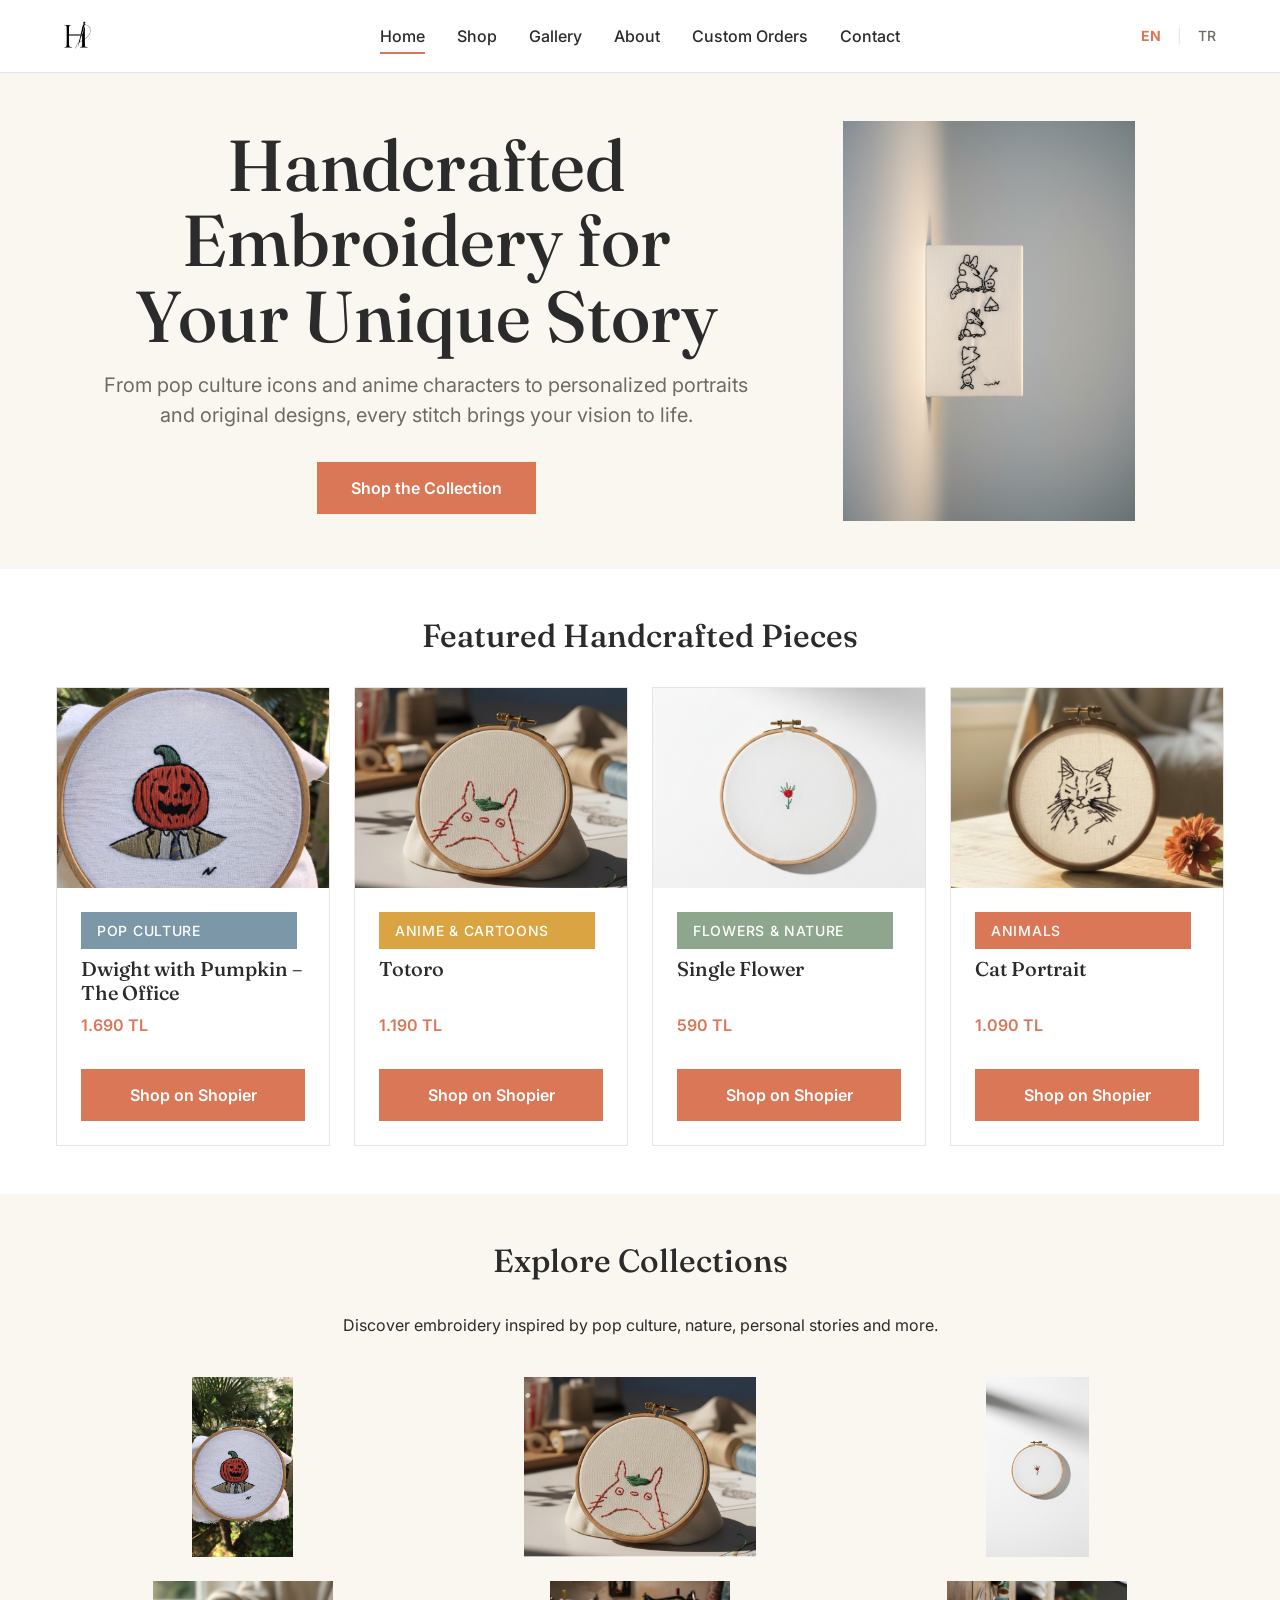
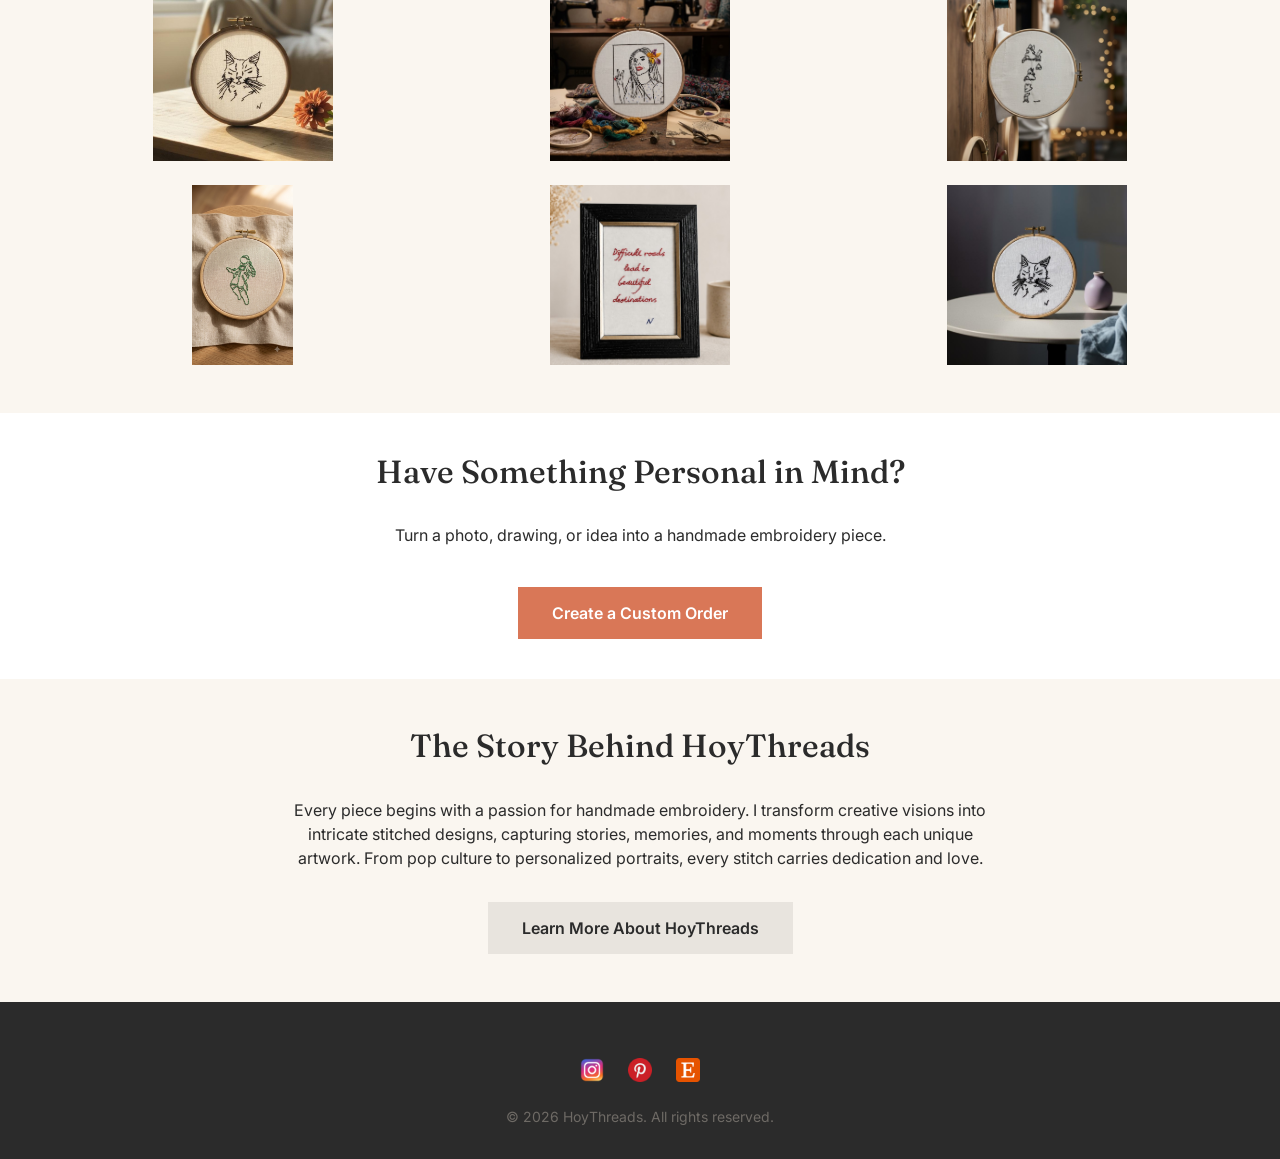
<file: index.html>
<!DOCTYPE html>
<html lang="en">
<head>
    <meta charset="UTF-8">
    <meta name="viewport" content="width=device-width, initial-scale=1.0">
    <title data-i18n="homepage.pageTitle">HoyThreads Embroidery - Handmade Art & Custom Designs</title>
    <meta name="description" content="Discover unique handmade embroidery art from HoyThreads. Shop pop culture, anime & cartoons, floral & nature, animal, portrait, children's drawing, original, text, and custom designs.">
    <meta name="author" content="HoyThreads">
    <meta name="robots" content="index,follow">
    <!-- Open Graph / Facebook -->
    <meta property="og:type" content="website">
    <meta property="og:url" content="https://github.com/neslihanvsr/embroidery-website/">
    <meta property="og:title" content="HoyThreads Embroidery - Handmade Art & Custom Designs">
    <meta property="og:description" content="Unique, personalized art that brings your ideas to life, stitch by stitch.">
    <meta property="og:image" content="assets/images/branding/product-photo-2.jpg">

    <!-- Twitter -->
    <meta property="twitter:card" content="summary_large_image">
    <meta property="twitter:url" content="https://www.hoythreads.com/"> <!-- Placeholder URL -->
    <meta property="twitter:title" content="HoyThreads Embroidery - Handmade Art & Custom Designs">
    <meta property="twitter:description" content="Unique, personalized art that brings your ideas to life, stitch by stitch.">
    <meta property="twitter:image" content="assets/images/branding/product-photo-2.jpg"> <!-- Updated to use branding cat photo -->
    
    <!-- Favicon -->
    <link rel="icon" type="image/x-icon" href="assets/images/icons/favicon.ico">
    <link rel="icon" type="image/png" href="assets/images/icons/favicon.png">
    <link rel="apple-touch-icon" href="assets/images/icons/apple-touch-icon.png">
    <link rel="manifest" href="assets/images/icons/site.webmanifest">
    <meta name="theme-color" content="#ffffff">

    <link rel="stylesheet" href="assets/css/base.css">
    <link rel="stylesheet" href="assets/css/layout.css">
    <link rel="stylesheet" href="assets/css/components.css">
    <!-- Google Fonts for Fraunces and Inter (placeholder, will be self-hosted later if needed) -->
    <link rel="preconnect" href="https://fonts.googleapis.com">
    <link rel="preconnect" href="https://fonts.gstatic.com" crossorigin>
    <link href="https://fonts.googleapis.com/css2?family=Fraunces:opsz,wght@9..144,500&family=Inter:wght@400;500;600&display=swap" rel="stylesheet">
</head> 
<body>
    <a href="#main-content" class="skip-link" data-i18n="skipLink.text">Skip to main content</a>
    <div id="header-root"></div>
    <main role="main" id="main-content">
        <section class="hero-section">
            <div class="container">
                <div class="hero-content text-center">
                    <h1 class="hero-title" data-i18n="homepage.heroTitle">Handcrafted Embroidery for Your Unique Story</h1>
                    <p class="hero-subtitle" data-i18n="homepage.heroSubtitle">From pop culture icons and anime characters to personalized portraits and original designs, every stitch brings your vision to life.</p>
                    <a href="products.html" class="btn btn--primary" data-i18n="homepage.shopCollectionButton">Shop the Collection</a>
                </div>
                <div class="hero-image">
                    <img src="assets/images/branding/product-photo-2.jpg" alt="Embroidered artwork with stylized animal figures on a white canvas" data-i18n-alt="homepage.heroImageAlt" loading="eager" width="600" height="400">
                </div>
            </div>
        </section>

        <section class="featured-products-section">
            <div class="container">
                <h2 class="section-title" data-i18n="homepage.featuredProductsTitle">Featured Handcrafted Pieces</h2>
                <div class="grid grid--2-col-tablet grid--4-col-desktop" id="featured-products-container">
                    <!-- Featured product cards will be dynamically loaded here by home.js -->
                    <p class="text-center" style="grid-column: 1 / -1;" data-i18n="homepage.loadingFeaturedProducts">Loading featured products...</p>
                </div>
            </div>
        </section>

        <section class="categories-preview-section text-center">
            <div class="container">
                <h2 class="section-title" data-i18n="homepage.exploreCollectionsTitle">Explore Collections</h2>
                <p class="text-center" style="margin-bottom: var(--space-5); max-width: 700px; margin-left: auto; margin-right: auto;" data-i18n="homepage.exploreCollectionsSubtitle">
                    Discover embroidery inspired by pop culture, nature, personal stories and more.
                </p>
                <div class="grid grid--2-col-tablet grid--3-col-desktop" id="category-preview-container">
                    <!-- Category preview cards will be dynamically loaded here by home.js -->
                    <p class="text-center" style="grid-column: 1 / -1;" data-i18n="homepage.loadingCategories">Loading categories...</p>
                </div>
            </div>
        </section>

        <section class="custom-orders-cta-section text-center">
            <div class="container">
                <h2 class="section-title" data-i18n="homepage.customOrdersCtaTitle">Have Something Personal in Mind?</h2>
                <p class="text-center" style="max-width: 700px; margin: 0 auto var(--space-5) auto;" data-i18n="homepage.customOrdersCtaSubtitle">
                    Turn a photo, drawing, or idea into a handmade embroidery piece.
                </p>
                <a href="custom-orders.html" class="btn btn--primary" data-i18n="homepage.createCustomOrderButton">Create a Custom Order</a>
            </div>
        </section>

        <section class="about-preview-section text-center">
            <div class="container">
                <h2 class="section-title" data-i18n="homepage.aboutPreviewTitle">The Story Behind HoyThreads</h2>
                <p class="text-center" style="max-width: 700px; margin: 0 auto var(--space-4) auto;" data-i18n="homepage.aboutPreviewText">
                    Every piece begins with a passion for handmade embroidery. I transform creative visions into intricate stitched designs, capturing stories, memories, and moments through each unique artwork. From pop culture to personalized portraits, every stitch carries dedication and love.
                </p>
                <div class="text-center">
                    <a href="about.html" class="btn btn--secondary" data-i18n="homepage.learnMoreAboutButton">Learn More About HoyThreads</a>
                </div>
            </div>
        </section>

    </main>

    <footer class="site-footer">
        <div class="container">
            <div class="footer-content">
                <div class="footer__social-links" role="contentinfo" aria-label="Social media links" data-i18n-aria-label="footer.socialLinksAriaLabel">
                    <a href="https://instagram.com/astronaut_on" aria-label="Instagram" data-i18n-aria-label="contact.instagramAriaLabel"><img src="assets/images/icons/instagram.png" alt="" width="24" height="24"></a>
                    <a href="https://pinterest.com/hoythreads" aria-label="Pinterest" data-i18n-aria-label="contact.pinterestAriaLabel"><img src="assets/images/icons/pinterest.png" alt="" width="24" height="24"></a>
                    <a href="https://www.shopier.com/hoythreads/" aria-label="Shopier" data-i18n-aria-label="contact.shopierAriaLabel"><img src="assets/images/icons/etsy.png" alt="" width="24" height="24"></a>
                </div>
                <p class="footer__copyright">&copy; <span id="current-year"></span> <span data-i18n="footer.copyright">HoyThreads. All rights reserved.</span></p>
            </div>
        </div>
    </footer>

    <script type="module" src="assets/js/main.js"></script>
    <script type="module" src="assets/js/home.js"></script>
</body>
</html>
</file>
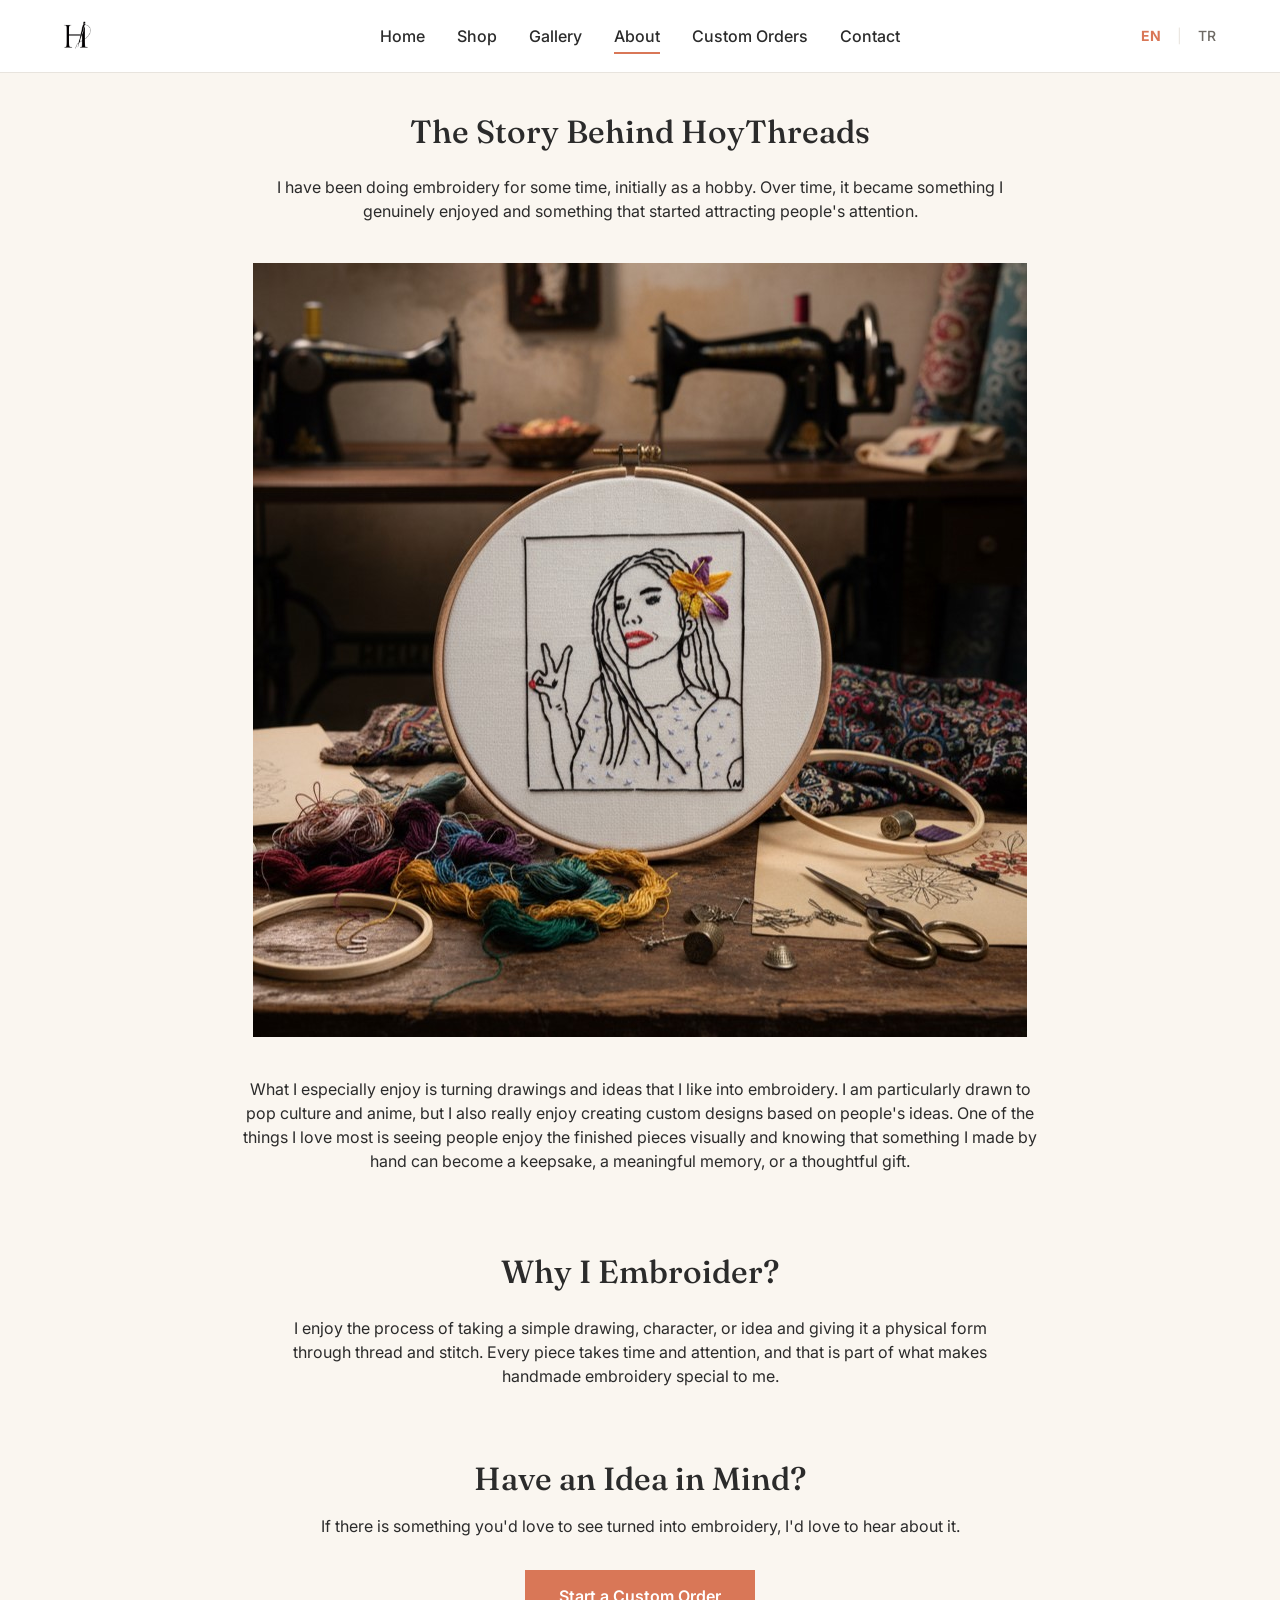
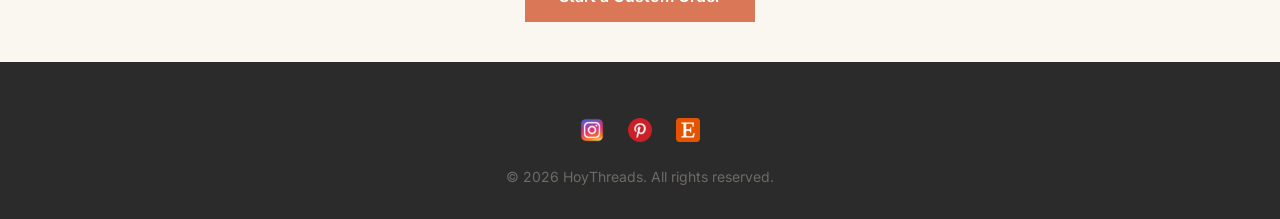
<file: about.html>
<!DOCTYPE html>
<html lang="en">
<head>
    <meta charset="UTF-8">
    <meta name="viewport" content="width=device-width, initial-scale=1.0"> 
    <title data-i18n="about.pageTitle">HoyThreads Embroidery - About</title>
    <meta name="description" content="Learn about the artist behind HoyThreads Embroidery, my story, creative process, and passion for handmade embroidery.">
    <meta name="author" content="HoyThreads">
    <meta name="robots" content="index,follow">
    <!-- Open Graph / Facebook -->
    <meta property="og:type" content="website">
    <meta property="og:url" content="https://github.com/neslihanvsr/embroidery-website/about.html"> 
    <meta property="og:title" content="HoyThreads Embroidery - About">
    <meta property="og:description" content="Discover my passion and craftsmanship behind every stitch at HoyThreads Embroidery.">
    <meta property="og:image" content="assets/images/branding/product-photo-2.jpg">

    <!-- Twitter -->
    <meta property="twitter:card" content="summary_large_image">
    <meta property="twitter:url" content="https://www.hoythreads.com/about.html"> <!-- Placeholder URL -->
    <meta property="twitter:title" content="HoyThreads Embroidery - About Us">
    <meta property="twitter:description" content="Discover the passion and craftsmanship behind every stitch at HoyThreads Embroidery.">
    <meta property="twitter:image" content="assets/images/branding/product-photo-2.jpg"> <!-- Updated to use branding cat photo --> 

    <!-- Favicon -->
    <link rel="icon" type="image/x-icon" href="assets/images/icons/favicon.ico">
    <link rel="icon" type="image/png" href="assets/images/icons/favicon.png">
    <link rel="apple-touch-icon" href="assets/images/icons/apple-touch-icon.png">
    <link rel="manifest" href="assets/images/icons/site.webmanifest">
    <meta name="theme-color" content="#ffffff">

    <link rel="stylesheet" href="assets/css/base.css">
    <link rel="stylesheet" href="assets/css/layout.css">
    <link rel="stylesheet" href="assets/css/components.css"> 
    <link rel="stylesheet" href="assets/css/about.css"> <!-- Page-specific overrides -->
    <!-- Google Fonts for Fraunces and Inter (placeholder, will be self-hosted later if needed) -->
    <link rel="preconnect" href="https://fonts.googleapis.com">
    <link rel="preconnect" href="https://fonts.gstatic.com" crossorigin>
    <link href="https://fonts.googleapis.com/css2?family=Fraunces:opsz,wght@9..144,500&family=Inter:wght@400;500;600&display=swap" rel="stylesheet">
</head>
<body>
    <a href="#main-content" class="skip-link" data-i18n="skipLink.text">Skip to main content</a>
    <div id="header-root"></div>
    <main role="main" id="main-content">
        <section class="about-section">
            <div class="container">
                <!-- 1. Main Story Section -->
                <h1 class="section-title" data-i18n="about.section1Title">The Story Behind HoyThreads</h1>
                <div class="about-content-block">
                    <p class="text-center" data-i18n="about.section1P1">
                        I have been doing embroidery for some time, initially as a hobby. Over time, it became something I genuinely enjoyed and something that started attracting people's attention.
                    </p>
                    <div class="about-image-wrapper">
                        <img src="assets/images/products/portraits/portrait-1-1.jpg" alt="Embroidered portrait of a woman with a flower in her hair" data-i18n-alt="about.section1ImageAlt" loading="lazy" class="about-main-image">
                    </div>
                    <p class="text-center" data-i18n="about.section1P2">
                        What I especially enjoy is turning drawings and ideas that I like into embroidery. I am particularly drawn to pop culture and anime, but I also really enjoy creating custom designs based on people's ideas. One of the things I love most is seeing people enjoy the finished pieces visually and knowing that something I made by hand can become a keepsake, a meaningful memory, or a thoughtful gift.
                    </p>
                </div>
            </div>
        </section>

        <!-- 2. Why I Embroider Section -->
        <section class="about-section">
            <div class="container">
                <h2 class="section-title" data-i18n="about.section2Title">Why I Embroider?</h2>
                <p class="text-center about-text-narrow" data-i18n="about.section2P">
                    I enjoy the process of taking a simple drawing, character, or idea and giving it a physical form through thread and stitch. Every piece takes time and attention, and that is part of what makes handmade embroidery special to me.
                </p>
            </div>
        </section>

        <!-- 3. Custom Orders CTA -->
        <section class="about-section about-cta-section">
            <div class="container">
                <h2 class="section-title" data-i18n="about.section3Title">Have an Idea in Mind?</h2>
                <p class="text-center about-text-narrow" data-i18n="about.section3P">
                    If there is something you'd love to see turned into embroidery, I'd love to hear about it.
                </p>
                <div class="text-center">
                    <a href="custom-orders.html" class="btn btn--primary" data-i18n="about.section3Button">Start a Custom Order</a>
                </div>
            </div>
        </section>
    </main>

    <footer class="site-footer">
        <div class="container">
            <div class="footer-content">
                <div class="footer__social-links" role="contentinfo" aria-label="Social media links" data-i18n-aria-label="footer.socialLinksAriaLabel">
                    <a href="https://instagram.com/astronaut_on" aria-label="Instagram" data-i18n-aria-label="contact.instagramAriaLabel"><img src="assets/images/icons/instagram.png" alt="" width="24" height="24"></a>
                    <a href="https://pinterest.com/hoythreads" aria-label="Pinterest" data-i18n-aria-label="contact.pinterestAriaLabel"><img src="assets/images/icons/pinterest.png" alt="" width="24" height="24"></a>
                    <a href="https://www.shopier.com/hoythreads/" aria-label="Etsy" data-i18n-aria-label="contact.shopierAriaLabel"><img src="assets/images/icons/etsy.png" alt="" width="24" height="24"></a>
                </div>
                <p class="footer__copyright">&copy; <span id="current-year"></span> <span data-i18n="footer.copyright">HoyThreads. All rights reserved.</span></p>
            </div>
        </div>
    </footer>

    <script type="module" src="assets/js/main.js"></script>
</body>
</html>
</file>
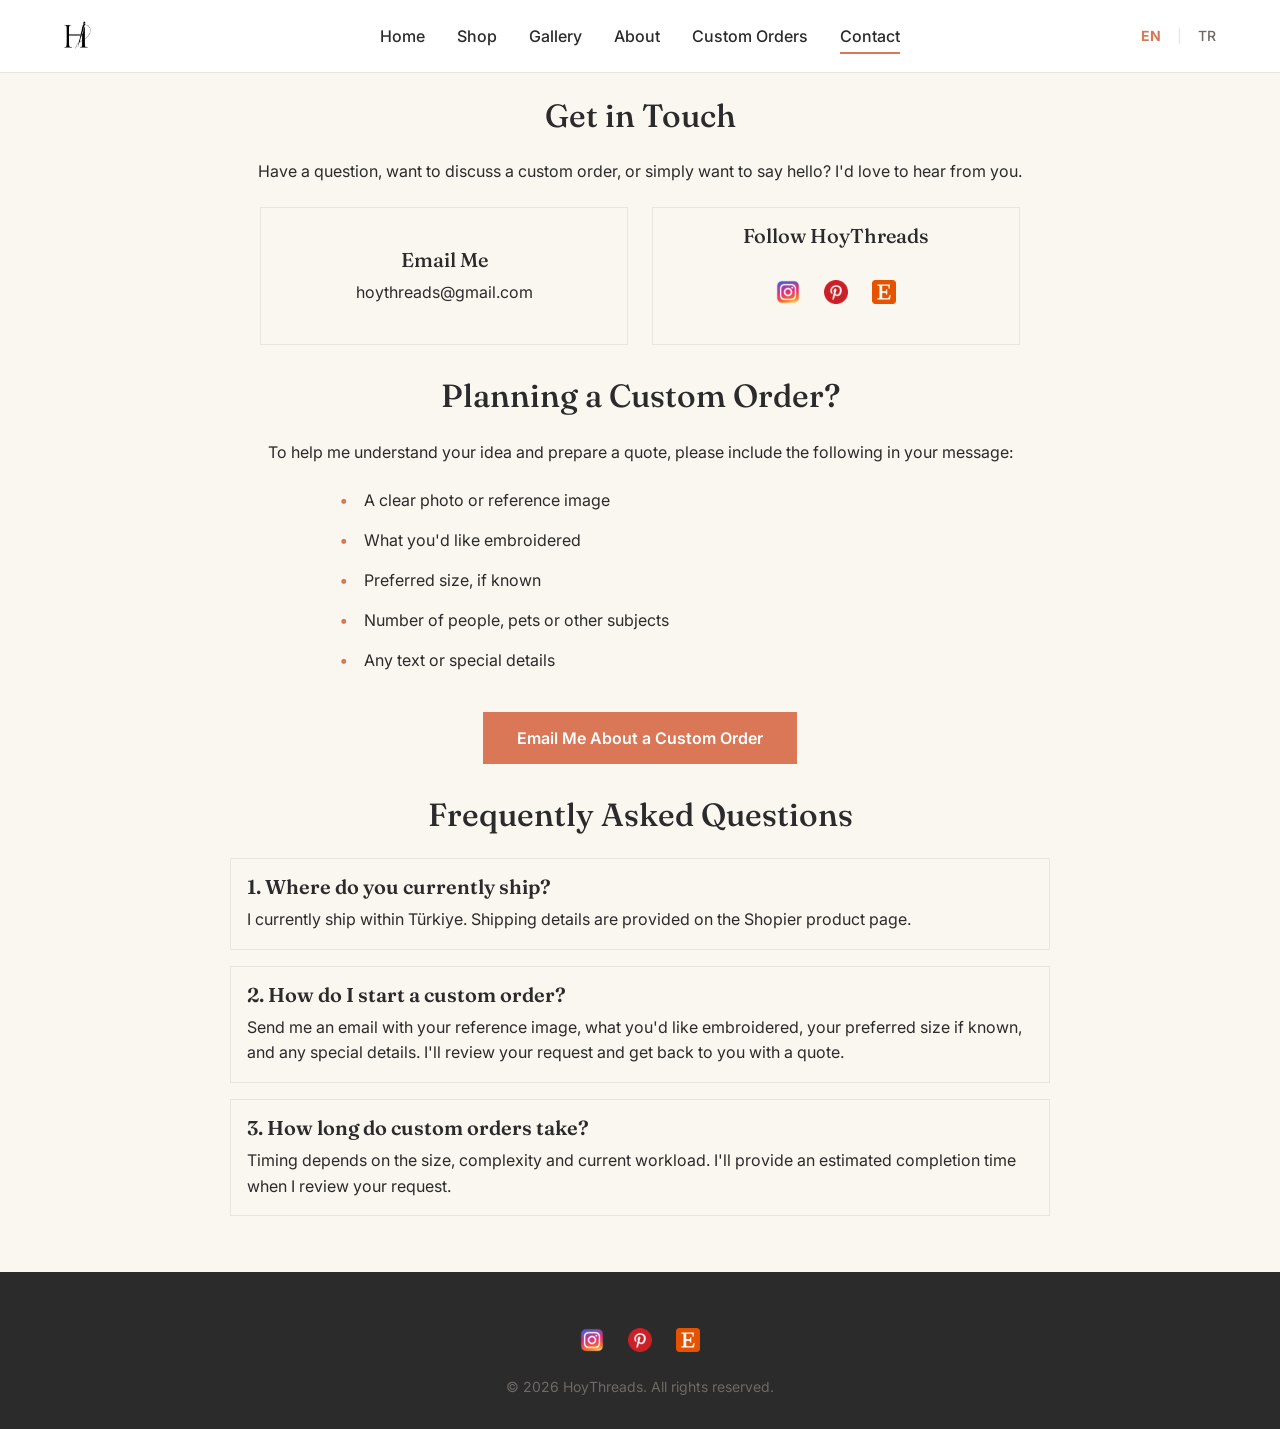
<file: contact.html>
<!DOCTYPE html>
<html lang="en">
<head>
    <meta charset="UTF-8">
    <meta name="viewport" content="width=device-width, initial-scale=1.0"> 
    <title data-i18n="contact.pageTitle">HoyThreads Embroidery - Contact</title>
    <meta name="description" content="Get in touch with HoyThreads Embroidery for inquiries, custom embroidery orders, or general questions about handmade embroidery.">
    <meta name="author" content="HoyThreads">
    <meta name="robots" content="index,follow">
    <!-- Open Graph / Facebook -->
    <meta property="og:type" content="website">
    <meta property="og:url" content="https://github.com/neslihanvsr/embroidery-website/contact.html"> 
    <meta property="og:title" content="HoyThreads Embroidery - Contact">
    <meta property="og:description" content="I'd love to hear from you! Reach out for questions, custom orders, or just to say hello about handmade embroidery.">
    <meta property="og:image" content="assets/images/branding/product-photo-2.jpg">

    <!-- Twitter -->
    <meta property="twitter:card" content="summary_large_image">
    <meta property="twitter:url" content="https://www.hoythreads.com/contact.html"> <!-- Placeholder URL -->
    <meta property="twitter:title" content="HoyThreads Embroidery - Contact Us">
    <meta property="twitter:description" content="We'd love to hear from you! Reach out for questions, custom orders, or just to say hello.">
    <meta property="twitter:image" content="assets/images/branding/product-photo-2.jpg"> <!-- Updated to use branding cat photo --> 

    <!-- Favicon -->
    <link rel="icon" type="image/x-icon" href="assets/images/icons/favicon.ico">
    <link rel="icon" type="image/png" href="assets/images/icons/favicon.png">
    <link rel="apple-touch-icon" href="assets/images/icons/apple-touch-icon.png">
    <link rel="manifest" href="assets/images/icons/site.webmanifest">
    <meta name="theme-color" content="#ffffff">

    <link rel="stylesheet" href="assets/css/base.css">
    <link rel="stylesheet" href="assets/css/layout.css">
    <link rel="stylesheet" href="assets/css/components.css"> 
    <link rel="stylesheet" href="assets/css/contact.css"> <!-- Page-specific overrides -->
    <!-- Google Fonts for Fraunces and Inter (placeholder, will be self-hosted later if needed) -->
    <link rel="preconnect" href="https://fonts.googleapis.com">
    <link rel="preconnect" href="https://fonts.gstatic.com" crossorigin>
    <link href="https://fonts.googleapis.com/css2?family=Fraunces:opsz,wght@9..144,500&family=Inter:wght@400;500;600&display=swap" rel="stylesheet">
</head>
<body>
    <a href="#main-content" class="skip-link" data-i18n="skipLink.text">Skip to main content</a>
    <div id="header-root"></div>
    <main role="main" id="main-content">
        <section class="contact-section">
            <div class="container">
                <!-- 1. Contact Intro -->
                <h1 class="section-title" data-i18n="contact.section1Title">Get in Touch</h1>
                <p class="text-center contact-intro-text" data-i18n="contact.section1P">
                    Have a question, want to discuss a custom order, or simply want to say hello? I'd love to hear from you.
                </p>
                <div class="grid grid--1-col grid--2-col-tablet contact-options-grid">
                    <div class="contact-option-card contact-option-card--email">
                        <h3 class="fs-h3" data-i18n="contact.emailTitle">Email Me</h3> 
                        <p><a href="mailto:hoythreads@gmail.com">hoythreads@gmail.com</a></p>
                    </div>
                    <div class="contact-option-card contact-option-card--social">
                        <h3 class="fs-h3" data-i18n="contact.socialTitle">Follow HoyThreads</h3>
                        <div class="footer__social-links" style="justify-content: center;">
                            <a href="https://instagram.com/astronaut_on" aria-label="Instagram" data-i18n-aria-label="contact.instagramAriaLabel"><img src="assets/images/icons/instagram.png" alt="" width="24" height="24"></a>
                            <a href="https://pinterest.com/hoythreads" aria-label="Pinterest" data-i18n-aria-label="contact.pinterestAriaLabel"><img src="assets/images/icons/pinterest.png" alt="" width="24" height="24"></a>
                            <a href="https://www.shopier.com/hoythreads/" aria-label="Shopier" data-i18n-aria-label="contact.shopierAriaLabel"><img src="assets/images/icons/etsy.png" alt="" width="24" height="24"></a>
                        </div>
                    </div>
                </div>

                <!-- 4. Custom Order Inquiry -->
                <h2 class="section-title" data-i18n="contact.section2Title">Planning a Custom Order?</h2>
                <p class="text-center custom-order-inquiry-text" data-i18n="contact.section2P">
                    To help me understand your idea and prepare a quote, please include the following in your message:
                </p>
                <ul class="custom-order-inquiry-list">
                    <li data-i18n="contact.list.item1">A clear photo or reference image</li>
                    <li data-i18n="contact.list.item2">What you'd like embroidered</li>
                    <li data-i18n="contact.list.item3">Preferred size, if known</li>
                    <li data-i18n="contact.list.item4">Number of people, pets or other subjects</li>
                    <li data-i18n="contact.list.item5">Any text or special details</li>
                </ul>
                <div class="text-center contact-cta-wrapper">
                    <a href="mailto:hoythreads@gmail.com" class="btn btn--primary" data-i18n="contact.emailCtaButton">Email Me About a Custom Order</a>
                </div>

                <!-- 5. FAQ -->
                <h2 class="section-title" data-i18n="contact.faqTitle">Frequently Asked Questions</h2>
                <div class="faq-grid">
                    <div class="faq-item">
                        <h3 class="fs-h3" data-i18n="contact.faq1Question">1. Where do you currently ship?</h3>
                        <p data-i18n="contact.faq1Answer">I currently ship within Türkiye. Shipping details are provided on the Shopier product page.</p>
                    </div>
                    <div class="faq-item">
                        <h3 class="fs-h3" data-i18n="contact.faq2Question">2. How do I start a custom order?</h3>
                        <p data-i18n="contact.faq2Answer">Send me an email with your reference image, what you'd like embroidered, your preferred size if known, and any special details. I'll review your request and get back to you with a quote.</p>
                    </div>
                    <div class="faq-item">
                        <h3 class="fs-h3" data-i18n="contact.faq3Question">3. How long do custom orders take?</h3>
                        <p data-i18n="contact.faq3Answer">Timing depends on the size, complexity and current workload. I'll provide an estimated completion time when I review your request.</p>
                    </div>
                </div>
            </div>
        </section>
    </main>

    <footer class="site-footer">
        <div class="container">
            <div class="footer-content">
                <div class="footer__social-links" role="contentinfo" aria-label="Social media links" data-i18n-aria-label="footer.socialLinksAriaLabel">
                    <a href="https://instagram.com/astronaut_on" aria-label="Instagram" data-i18n-aria-label="contact.instagramAriaLabel"><img src="assets/images/icons/instagram.png" alt="" width="24" height="24"></a>
                    <a href="https://pinterest.com/hoythreads" aria-label="Pinterest" data-i18n-aria-label="contact.pinterestAriaLabel"><img src="assets/images/icons/pinterest.png" alt="" width="24" height="24"></a>
                    <a href="https://www.shopier.com/hoythreads/" aria-label="Shopier" data-i18n-aria-label="contact.shopierAriaLabel"><img src="assets/images/icons/etsy.png" alt="" width="24" height="24"></a>
                </div>
                <p class="footer__copyright">&copy; <span id="current-year"></span> <span data-i18n="footer.copyright">HoyThreads. All rights reserved.</span></p>
            </div>
        </div>
    </footer>

    <script type="module" src="assets/js/main.js"></script>
</body>
</html>
</file>
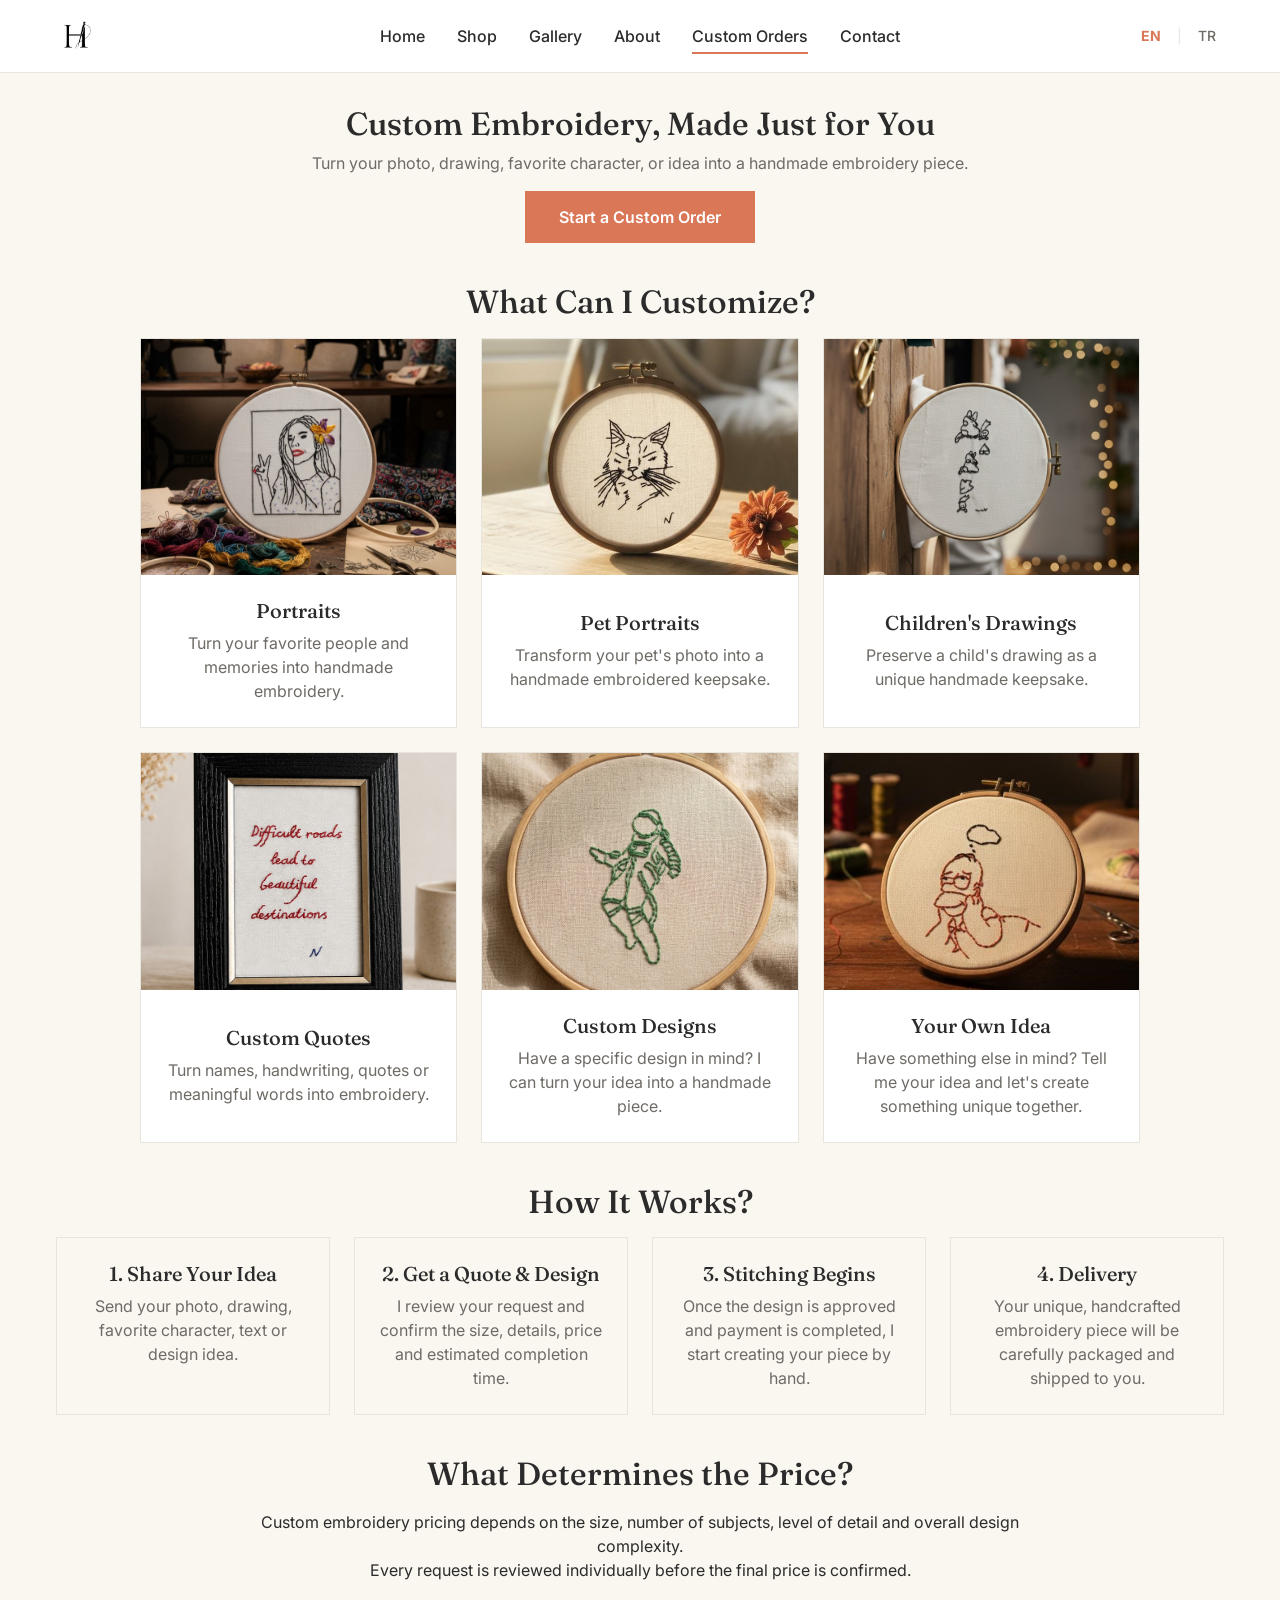
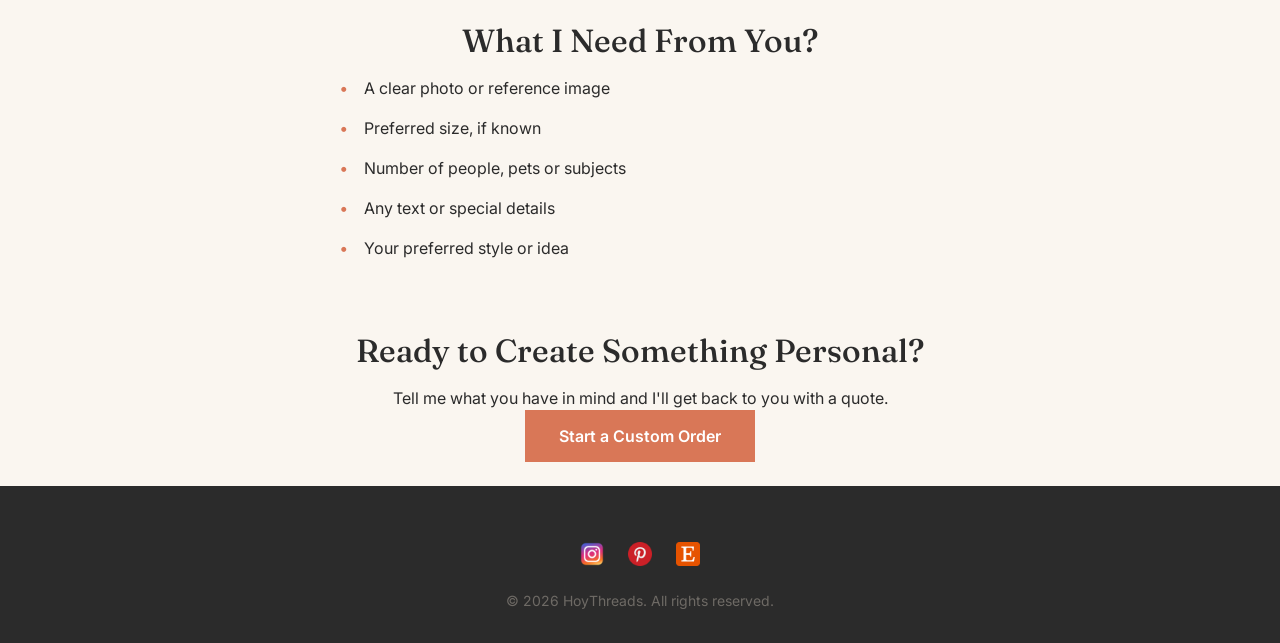
<file: custom-orders.html>
<!DOCTYPE html>
<html lang="en">
<head>
    <meta charset="UTF-8">
    <meta name="viewport" content="width=device-width, initial-scale=1.0">
    <title data-i18n="customOrders.pageTitle">HoyThreads Embroidery - Custom Orders</title>
    <meta name="description" content="Information on how to commission custom embroidery pieces from HoyThreads. Bring your unique ideas to life.">
    <meta name="author" content="HoyThreads">
    <meta name="robots" content="index,follow">
    <!-- Open Graph / Facebook -->
    <meta property="og:type" content="website">
    <meta property="og:url" content="https://github.com/neslihanvsr/embroidery-website/custom-orders.html">
    <meta property="og:title" content="HoyThreads Embroidery - Custom Orders">
    <meta property="og:description" content="Bring your unique ideas to life with a personalized, handcrafted embroidery piece from HoyThreads.">
    <meta property="og:image" content="assets/images/branding/product-photo-2.jpg">

    <!-- Twitter -->
    <meta property="twitter:card" content="summary_large_image">
    <meta property="twitter:url" content="https://www.hoythreads.com/custom-orders.html"> <!-- Placeholder URL -->
    <meta property="twitter:title" content="HoyThreads Embroidery - Custom Orders">
    <meta property="twitter:description" content="Bring your unique ideas to life with a personalized, handcrafted embroidery piece from HoyThreads.">
    <meta property="twitter:image" content="assets/images/branding/product-photo-2.jpg"> <!-- Updated to use branding cat photo -->
    
    <!-- Favicon -->
    <link rel="icon" type="image/x-icon" href="assets/images/icons/favicon.ico">
    <link rel="icon" type="image/png" href="assets/images/icons/favicon.png">
    <link rel="apple-touch-icon" href="assets/images/icons/apple-touch-icon.png">
    <link rel="manifest" href="assets/images/icons/site.webmanifest">
    <meta name="theme-color" content="#ffffff">

    <link rel="stylesheet" href="assets/css/base.css">
    <link rel="stylesheet" href="assets/css/layout.css">
    <link rel="stylesheet" href="assets/css/components.css">
    <link rel="stylesheet" href="assets/css/custom-orders.css"> <!-- Page-specific overrides -->
    <!-- Google Fonts for Fraunces and Inter (placeholder, will be self-hosted later if needed) -->
    <link rel="preconnect" href="https://fonts.googleapis.com">
    <link rel="preconnect" href="https://fonts.gstatic.com" crossorigin>
    <link href="https://fonts.googleapis.com/css2?family=Fraunces:opsz,wght@9..144,500&family=Inter:wght@400;500;600&display=swap" rel="stylesheet">
</head> 
<body>
    <a href="#main-content" class="skip-link" data-i18n="skipLink.text">Skip to main content</a>
    <div id="header-root"></div>
    <main role="main" id="main-content">
        <!-- 1. Hero / Intro Section -->
        <section class="hero-section custom-orders-hero-section">
            <div class="container">
                <div class="hero-content text-center">
                    <h1 class="hero-title" data-i18n="customOrders.heroTitle">Custom Embroidery, Made Just for You</h1>
                    <p class="hero-subtitle" data-i18n="customOrders.heroSubtitle">Turn your photo, drawing, favorite character, or idea into a handmade embroidery piece.</p>
                    <a href="contact.html" class="btn btn--primary" data-i18n="customOrders.heroButton">Start a Custom Order</a>
                </div>
            </div>
        </section>

        <!-- 2. What Can I Customize? Section -->
        <section class="custom-orders-section text-center">
            <div class="container">
                <h2 class="section-title" data-i18n="customOrders.section1Title">What Can I Customize?</h2>
                <div class="grid grid--1-col grid--2-col-tablet grid--3-col-desktop" style="max-width: 1000px; margin: 0 auto;">
                    <div class="custom-feature-card">
                        <img src="assets/images/products/portraits/portrait-1-1.jpg" alt="Embroidered portrait of a couple" data-i18n-alt="customOrders.card.portraitsImageAlt" class="custom-feature-card__image" loading="lazy">
                        <div class="custom-feature-card__content">
                            <h3 class="custom-feature-card__title" data-i18n="customOrders.card.portraitsTitle">Portraits</h3>
                            <p class="custom-feature-card__description" data-i18n="customOrders.card.portraitsDescription">Turn your favorite people and memories into handmade embroidery.</p>
                        </div>
                    </div>
                    <div class="custom-feature-card">
                        <img src="assets/images/products/animals/cat-1.jpg" alt="Embroidered pet portrait of a cat" data-i18n-alt="customOrders.card.petPortraitsImageAlt" class="custom-feature-card__image" loading="lazy">
                        <div class="custom-feature-card__content">
                            <h3 class="custom-feature-card__title" data-i18n="customOrders.card.petPortraitsTitle">Pet Portraits</h3>
                            <p class="custom-feature-card__description" data-i18n="customOrders.card.petPortraitsDescription">Transform your pet's photo into a handmade embroidered keepsake.</p>
                        </div>
                    </div>
                    <div class="custom-feature-card">
                        <img src="assets/images/products/childrens-drawings/drawing-1-1.jpg" alt="Embroidered child's drawing of a robot" data-i18n-alt="customOrders.card.childrensDrawingsImageAlt" class="custom-feature-card__image" loading="lazy">
                        <div class="custom-feature-card__content">
                            <h3 class="custom-feature-card__title" data-i18n="customOrders.card.childrensDrawingsTitle">Children's Drawings</h3>
                            <p class="custom-feature-card__description" data-i18n="customOrders.card.childrensDrawingsDescription">Preserve a child's drawing as a unique handmade keepsake.</p>
                        </div>
                    </div>
                    <div class="custom-feature-card">
                        <img src="assets/images/products/text-embroidery/text-1.jpg" alt="Embroidered text 'Be Kind'" data-i18n-alt="customOrders.card.customQuotesImageAlt" class="custom-feature-card__image" loading="lazy">
                        <div class="custom-feature-card__content">
                            <h3 class="custom-feature-card__title" data-i18n="customOrders.card.customQuotesTitle">Custom Quotes</h3>
                            <p class="custom-feature-card__description" data-i18n="customOrders.card.customQuotesDescription">Turn names, handwriting, quotes or meaningful words into embroidery.</p>
                        </div>
                    </div>
                    <div class="custom-feature-card">
                        <img src="assets/images/products/original-designs/astronaut.jpg" alt="Embroidered astronaut in space" data-i18n-alt="customOrders.card.customDesignsImageAlt" class="custom-feature-card__image" loading="lazy">
                        <div class="custom-feature-card__content">
                            <h3 class="custom-feature-card__title" data-i18n="customOrders.card.customDesignsTitle">Custom Designs</h3>
                            <p class="custom-feature-card__description" data-i18n="customOrders.card.customDesignsDescription">Have a specific design in mind? I can turn your idea into a handmade piece.</p>
                        </div>
                    </div>
                    <div class="custom-feature-card">
                        <img src="assets/images/products/anime-cartoons/homer-1.jpg" alt="Embroidered cat portrait, representing a custom idea" data-i18n-alt="customOrders.card.yourOwnIdeaImageAlt" class="custom-feature-card__image" loading="lazy">
                        <div class="custom-feature-card__content">
                            <h3 class="custom-feature-card__title" data-i18n="customOrders.card.yourOwnIdeaTitle">Your Own Idea</h3>
                            <p class="custom-feature-card__description" data-i18n="customOrders.card.yourOwnIdeaDescription">Have something else in mind? Tell me your idea and let's create something unique together.</p>
                        </div>
                    </div>
                </div>
            </div>
        </section>

        <!-- 3. How It Works Section -->
        <section class="custom-orders-section text-center">
            <div class="container">
                <h2 class="section-title" data-i18n="customOrders.section2Title">How It Works?</h2>
                <div class="grid grid--1-col grid--2-col-tablet grid--4-col-desktop" style="max-width: 1200px; margin: 0 auto;">
                    <div class="custom-order-step-card">
                        <h3 class="fs-h3" data-i18n="customOrders.step1Title">1. Share Your Idea</h3>
                        <p data-i18n="customOrders.step1Description">Send your photo, drawing, favorite character, text or design idea.</p>
                    </div>
                    <div class="custom-order-step-card">
                        <h3 class="fs-h3" data-i18n="customOrders.step2Title">2. Get a Quote & Design</h3>
                        <p data-i18n="customOrders.step2Description">I review your request and confirm the size, details, price and estimated completion time.</p>
                    </div>
                    <div class="custom-order-step-card">
                        <h3 class="fs-h3" data-i18n="customOrders.step3Title">3. Stitching Begins</h3>
                        <p data-i18n="customOrders.step3Description">Once the design is approved and payment is completed, I start creating your piece by hand.</p>
                    </div>
                    <div class="custom-order-step-card">
                        <h3 class="fs-h3" data-i18n="customOrders.step4Title">4. Delivery</h3>
                        <p data-i18n="customOrders.step4Description">Your unique, handcrafted embroidery piece will be carefully packaged and shipped to you.</p>
                    </div>
                </div>
            </div>
        </section>

        <!-- 4. What Determines the Price? Section -->
        <section class="custom-orders-section text-center">
            <div class="container">
                <h2 class="section-title" data-i18n="customOrders.section3Title">What Determines the Price?</h2>
                <p class="text-center" style="max-width: 800px; margin: 0 auto;" data-i18n="customOrders.section3P1">
                    Custom embroidery pricing depends on the size, number of subjects, level of detail and overall design complexity.
                </p>
                <p class="text-center" style="max-width: 800px; margin: 0 auto;" data-i18n="customOrders.section3P2">
                    Every request is reviewed individually before the final price is confirmed.
                </p>
            </div>
        </section>

        <!-- 5. What I Need From You Section -->
        <section class="custom-orders-section text-center">
            <div class="container">
                <h2 class="section-title" data-i18n="customOrders.section4Title">What I Need From You?</h2>
                <ul class="custom-order-list">
                    <li data-i18n="customOrders.list.item1">A clear photo or reference image</li>
                    <li data-i18n="customOrders.list.item2">Preferred size, if known</li>
                    <li data-i18n="customOrders.list.item3">Number of people, pets or subjects</li>
                    <li data-i18n="customOrders.list.item4">Any text or special details</li>
                    <li data-i18n="customOrders.list.item5">Your preferred style or idea</li>
                </ul>
            </div>
        </section>

        <!-- 6. Final CTA Section -->
        <section class="custom-orders-section text-center">
            <div class="container">
                <h2 class="section-title" data-i18n="customOrders.section5Title">Ready to Create Something Personal?</h2>
                <p class="text-center" style="max-width: 700px; margin: 0 auto;" data-i18n="customOrders.section5P">
                    Tell me what you have in mind and I'll get back to you with a quote.
                </p>
                <a href="contact.html" class="btn btn--primary" data-i18n="customOrders.section5Button">Start a Custom Order</a>
            </div>
        </section>
    </main>

    <footer class="site-footer">
        <div class="container">
            <div class="footer-content">
                <div class="footer__social-links" role="contentinfo" aria-label="Social media links" data-i18n-aria-label="footer.socialLinksAriaLabel">
                    <a href="https://instagram.com/astronaut_on" aria-label="Instagram" data-i18n-aria-label="contact.instagramAriaLabel"><img src="assets/images/icons/instagram.png" alt="" width="24" height="24"></a>
                    <a href="https://pinterest.com/hoythreads" aria-label="Pinterest" data-i18n-aria-label="contact.pinterestAriaLabel"><img src="assets/images/icons/pinterest.png" alt="" width="24" height="24"></a>
                    <a href="https://www.shopier.com/hoythreads/" aria-label="Etsy" data-i18n-aria-label="contact.shopierAriaLabel"><img src="assets/images/icons/etsy.png" alt="" width="24" height="24"></a>
                </div>
                <p class="footer__copyright">&copy; <span id="current-year"></span> <span data-i18n="footer.copyright">HoyThreads. All rights reserved.</span></p>
            </div>
        </div>
    </footer>

    <script type="module" src="assets/js/main.js"></script>
</body>
</html>
</file>
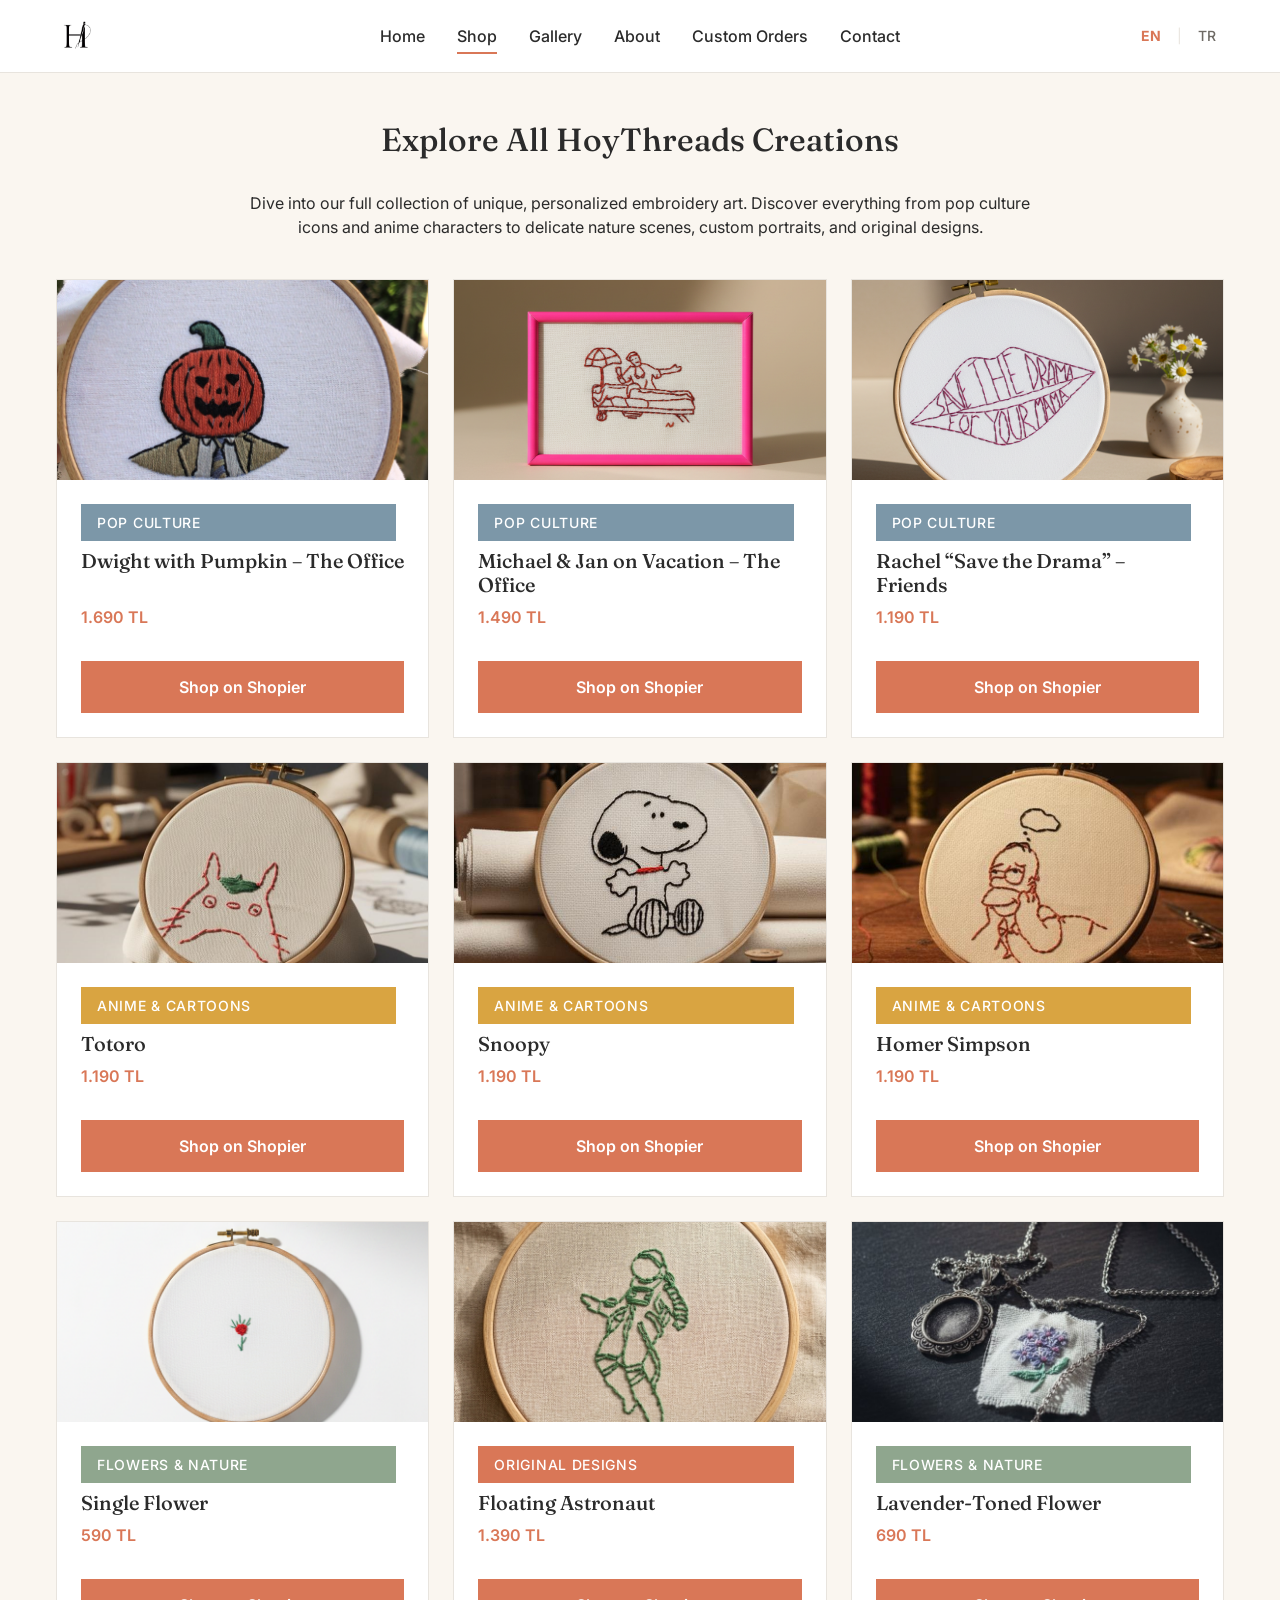
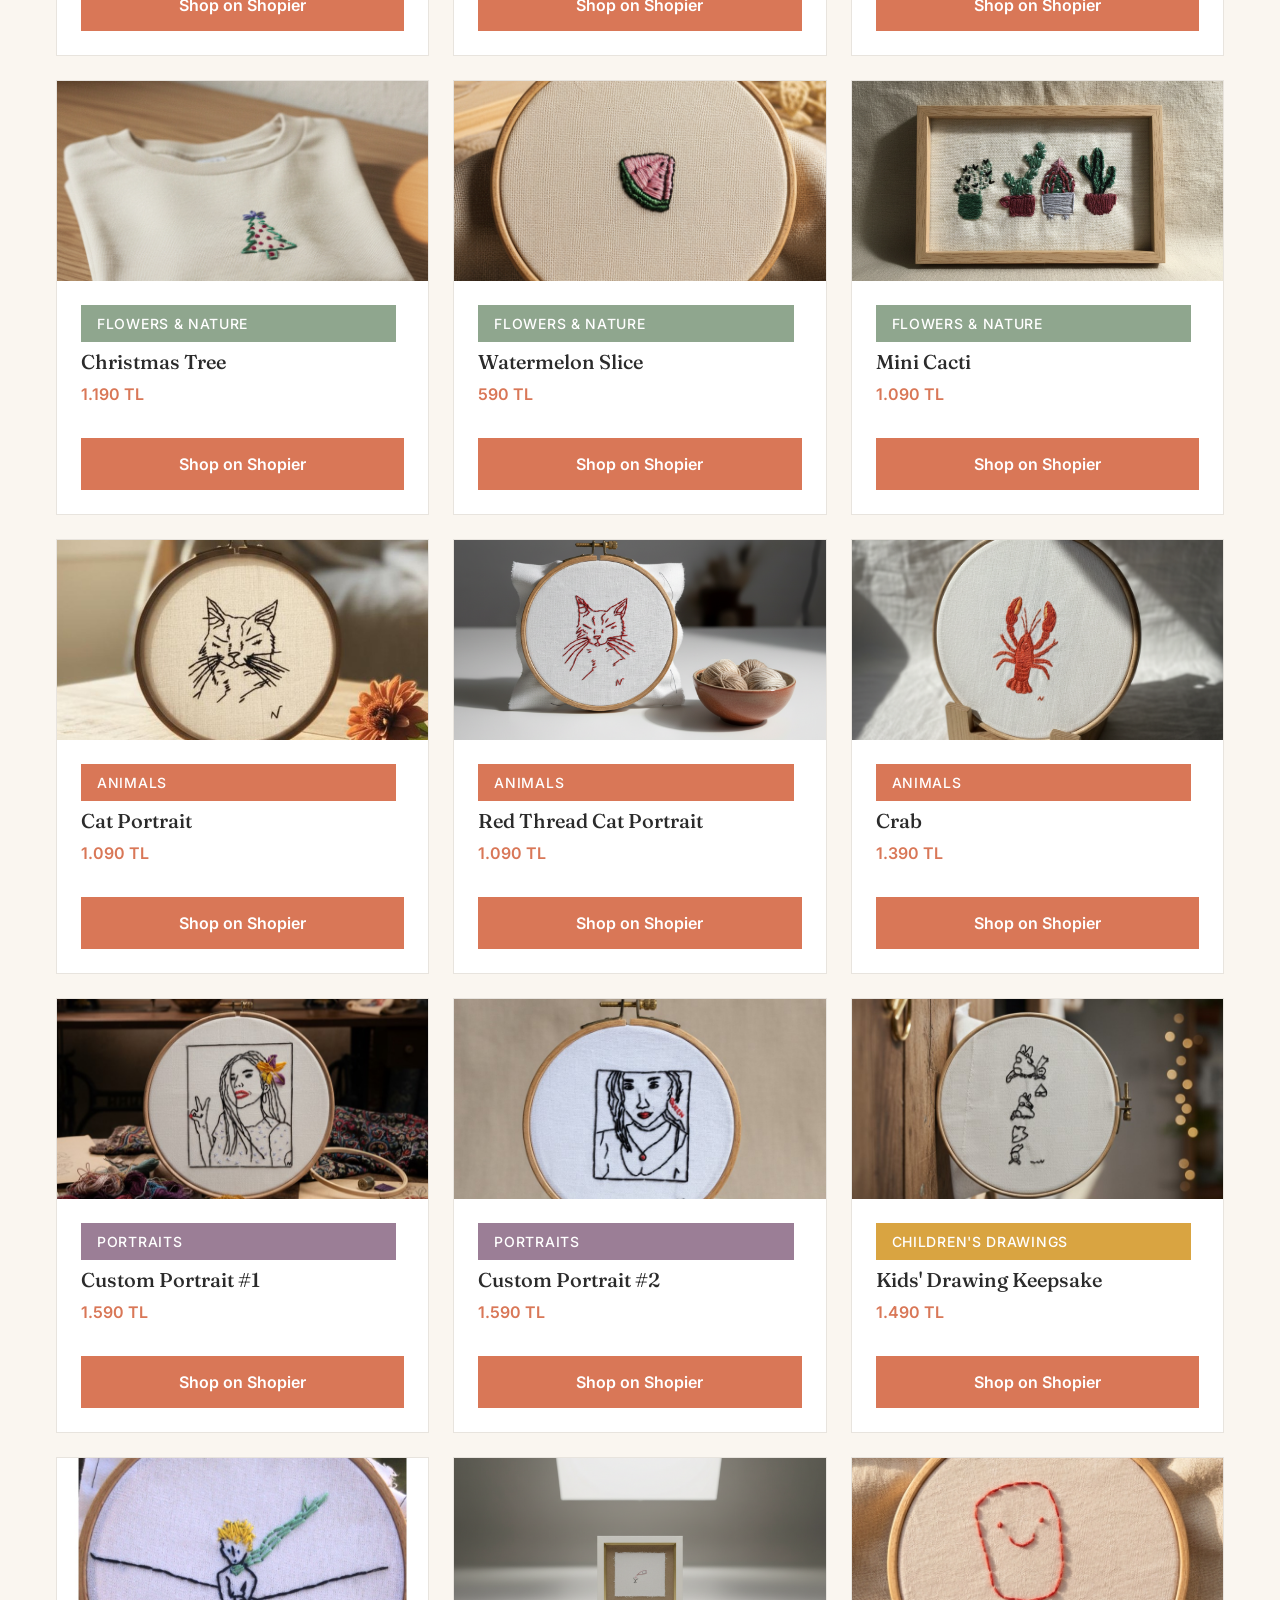
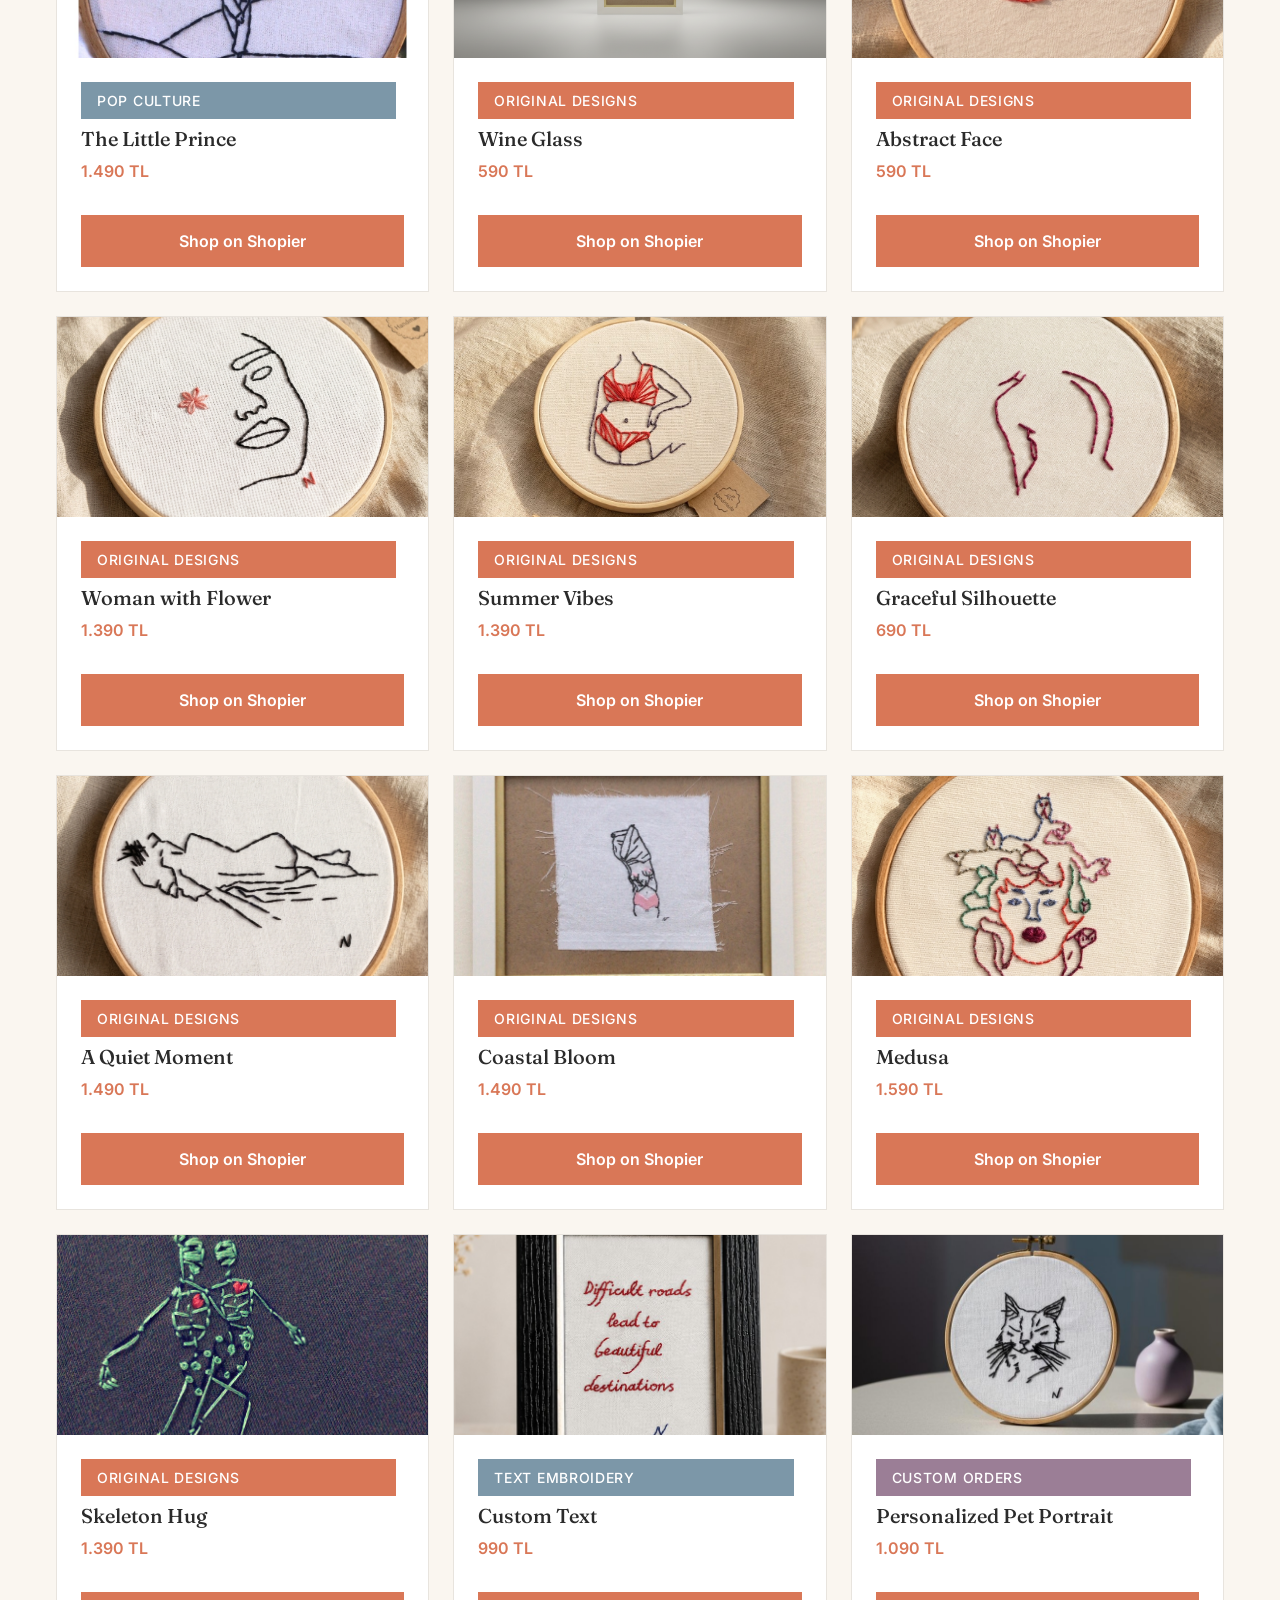
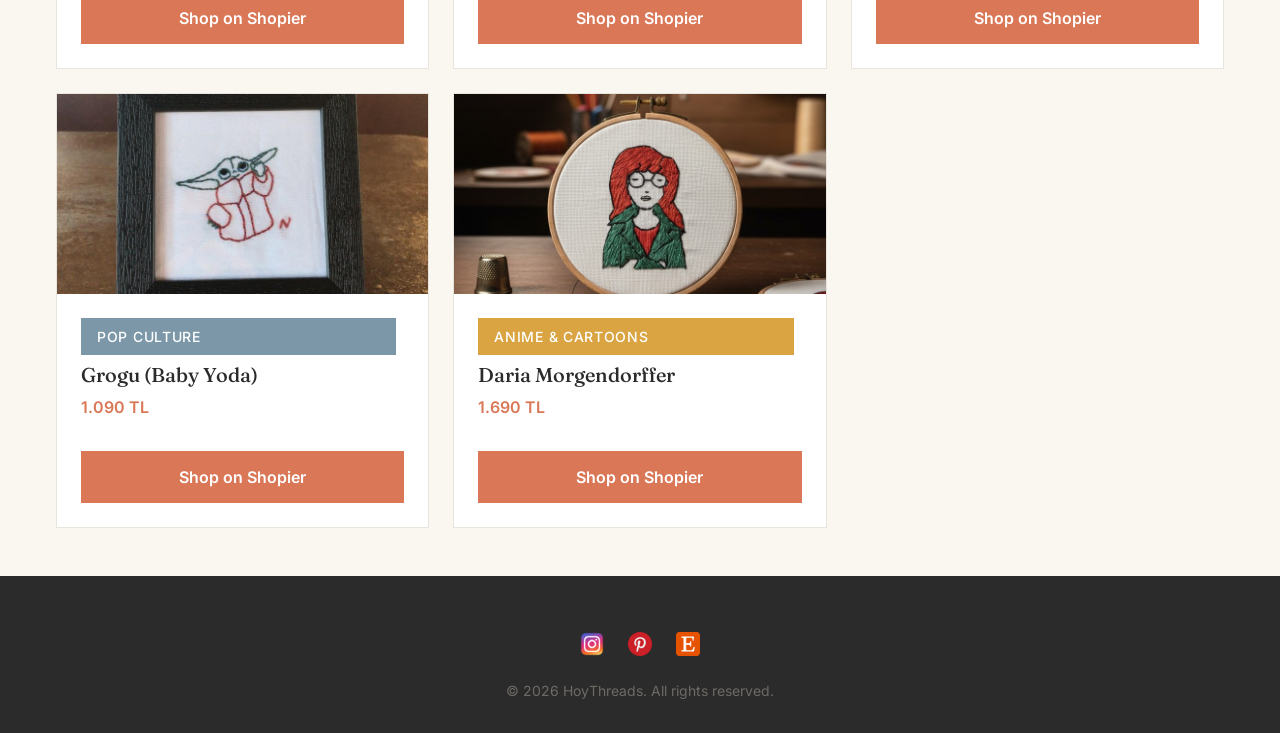
<file: products.html>
<!DOCTYPE html>
<html lang="en">
<head>
    <meta charset="UTF-8">
    <meta name="viewport" content="width=device-width, initial-scale=1.0">
    <title data-i18n="products.pageMetaTitle">HoyThreads Embroidery - All Products</title>
    <meta name="description" content="Browse all handmade embroidery products from HoyThreads. Find unique pop culture, anime & cartoons, floral & nature, animal, portrait, children's drawing, original, text, and custom designs.">
    <meta name="author" content="HoyThreads">
    <meta name="robots" content="index,follow">
    <!-- Open Graph / Facebook -->
    <meta property="og:type" content="website">
    <meta property="og:url" content="https://github.com/neslihanvsr/embroidery-website/products.html">
    <meta property="og:title" content="HoyThreads Embroidery - All Products">
    <meta property="og:description" content="Discover our full collection of unique, personalized embroidery art.">
    <meta property="og:image" content="assets/images/branding/product-photo-2.jpg">

    <!-- Twitter -->
    <meta property="twitter:card" content="summary_large_image">
    <meta property="twitter:url" content="https://www.hoythreads.com/products.html"> <!-- Placeholder URL -->
    <meta property="twitter:title" content="HoyThreads Embroidery - All Products">
    <meta property="twitter:description" content="Discover our full collection of unique, personalized embroidery art.">
    <meta property="twitter:image" content="assets/images/branding/product-photo-2.jpg"> <!-- Updated to use branding cat photo -->
    
    <!-- Favicon -->
    <link rel="icon" type="image/x-icon" href="assets/images/icons/favicon.ico">
    <link rel="icon" type="image/png" href="assets/images/icons/favicon.png">
    <link rel="apple-touch-icon" href="assets/images/icons/apple-touch-icon.png">
    <link rel="manifest" href="assets/images/icons/site.webmanifest">
    <meta name="theme-color" content="#ffffff">

    <link rel="stylesheet" href="assets/css/base.css">
    <link rel="stylesheet" href="assets/css/layout.css">
    <link rel="stylesheet" href="assets/css/components.css">
    <!-- Google Fonts for Fraunces and Inter (placeholder, will be self-hosted later if needed) -->
    <link rel="preconnect" href="https://fonts.googleapis.com">
    <link rel="preconnect" href="https://fonts.gstatic.com" crossorigin>
    <link href="https://fonts.googleapis.com/css2?family=Fraunces:opsz,wght@9..144,500&family=Inter:wght@400;500;600&display=swap" rel="stylesheet">
</head> 
<body>
    <a href="#main-content" class="skip-link" data-i18n="skipLink.text">Skip to main content</a>
    <div id="header-root"></div>
    <main role="main" id="main-content">
        <section class="products-listing-section">
            <div class="container">
                <h1 class="section-title" data-i18n="products.pageTitle">Explore All HoyThreads Creations</h1>
                <p class="text-center" style="margin-bottom: var(--space-5); max-width: 800px; margin-left: auto; margin-right: auto;" data-i18n="products.pageSubtitle">
                    Dive into our full collection of unique, personalized embroidery art. Discover everything from pop culture icons and anime characters to delicate nature scenes, custom portraits, and original designs.
                </p>
                <!-- Product cards will be dynamically loaded here by products.js -->
                <div id="product-grid" class="grid grid--2-col-tablet grid--3-col-desktop">
                    <!-- Placeholder for dynamically loaded product cards -->
                    <p class="text-center" style="grid-column: 1 / -1;" data-i18n="products.loading">Loading products...</p>
                </div>
            </div>
        </section>
    </main>

    <footer class="site-footer">
        <div class="container">
            <div class="footer-content">
                <div class="footer__social-links" role="contentinfo" aria-label="Social media links" data-i18n-aria-label="footer.socialLinksAriaLabel">
                    <a href="https://instagram.com/astronaut_on" aria-label="Instagram" data-i18n-aria-label="contact.instagramAriaLabel"><img src="assets/images/icons/instagram.png" alt="" width="24" height="24"></a>
                    <a href="https://pinterest.com/hoythreads" aria-label="Pinterest" data-i18n-aria-label="contact.pinterestAriaLabel"><img src="assets/images/icons/pinterest.png" alt="" width="24" height="24"></a>
                    <a href="https://www.shopier.com/hoythreads/" aria-label="Shopier" data-i18n-aria-label="contact.shopierAriaLabel"><img src="assets/images/icons/etsy.png" alt="" width="24" height="24"></a>
                </div>
                <p class="footer__copyright">&copy; <span id="current-year"></span> <span data-i18n="footer.copyright">HoyThreads. All rights reserved.</span></p>
            </div>
        </div>
    </footer>

    <script type="module" src="assets/js/main.js"></script>
    <script type="module" src="assets/js/products.js"></script> <!-- This script will load and render products -->
</body>
</html>
</file>
<file: assets/css/base.css>
/*
 * base.css
 *
 * Contains CSS reset, global variables for design tokens (colors, typography scale, spacing),
 * and base typography styles.
 */

/* --- 1. CSS Reset --- */
*,
*::before,
*::after {
  box-sizing: border-box;
}

html {
  line-height: 1.15; /* Default line height */
  -webkit-text-size-adjust: 100%; /* Prevent font size adjustment on mobile */
}

body {
  margin: 0;
  padding: 0;
}

h1, h2, h3, h4, h5, h6, p, ul, ol, figure, blockquote, dl, dd {
  margin: 0;
  padding: 0;
}

a {
  background-color: transparent; /* Remove the gray background on active links in IE 10 */
  text-decoration: none;
  color: inherit; /* Inherit color by default, will be overridden for specific links */
}

img {
  max-width: 100%;
  display: block;
}

/* --- 2. Design Tokens (CSS Variables) --- */
:root {
  /* Colors - Base / Neutral */
  --color-white: #FFFFFF;
  --color-cream: #FAF6F0;
  --color-light-gray: #E8E4DE;
  --color-charcoal: #2B2B2B;
  --color-soft-gray: #6E6A65;

  /* Colors - Thread-Inspired Accents */
  --color-accent-terracotta: #D97757; /* Primary accent / CTA buttons */
  --color-accent-sage: #8FA68E;       /* Flowers category tag */
  --color-accent-dusty-blue: #7C97A8; /* Movie/TV category tag */
  --color-accent-mustard: #D9A441;    /* Anime category tag */
  --color-accent-plum: #9B7E96;       /* Custom/Seasonal category tag */

  /* Typography - Font Families */
  --font-family-heading: 'Fraunces', serif; /* Or 'Playfair Display' */
  --font-family-body: 'Inter', sans-serif;   /* Or 'Work Sans' */

  /* Typography - Type Scale (mobile-first) */
  --fs-display: 2.5rem; /* Hero headline */
  --fs-h1: 2rem;        /* Page titles */
  --fs-h2: 1.5rem;      /* Section titles */
  --fs-h3: 1.25rem;     /* Card/product titles */
  --fs-body: 1rem;      /* Paragraph text */
  --fs-small: 0.875rem; /* Captions, meta info */

  /* Spacing Scale (8px base unit) */
  --space-1: 0.5rem;  /* 8px */
  --space-2: 1rem;    /* 16px */
  --space-3: 1.5rem;  /* 24px */
  --space-4: 2rem;    /* 32px */
  --space-5: 2.5rem;  /* 40px */
  --space-6: 3rem;    /* 48px */
  --space-7: 3.5rem;  /* 56px */
  --space-8: 4rem;    /* 64px */
}

/* --- 3. Base Body Styles --- */
body {
  font-family: var(--font-family-body);
  font-size: var(--fs-body);
  line-height: 1.5;
  color: var(--color-charcoal);
  background-color: var(--color-cream);
  -webkit-font-smoothing: antialiased;
  -moz-osx-font-smoothing: grayscale;
}

/* --- 4. Heading Styles --- */
h1, h2, h3, h4, h5, h6 {
  font-family: var(--font-family-heading);
  line-height: 1.2;
  font-weight: 500; /* Medium/Semibold */
  color: var(--color-charcoal);
}

h1 { font-size: var(--fs-h1); }
h2 { font-size: var(--fs-h2); }
h3 { font-size: var(--fs-h3); }
h4 { font-size: var(--fs-body); } /* Using body size for h4, h5, h6 for now, can be adjusted */
h5 { font-size: var(--fs-body); }
h6 { font-size: var(--fs-body); }
</file>
<file: assets/css/layout.css>
/*
 * layout.css
 *
 * Defines global layout structures like containers, grid systems, and responsive breakpoints.
 */

/* --- 1. Breakpoints (Mobile-First) --- */
/* Small devices (mobile, <600px) - default styles */

/* Medium devices (tablet, 600px and up) */
@media (min-width: 600px) {
  :root {
    /* Adjust display font size for larger screens */
    --fs-display: 3.5rem;
  }
}

/* Large devices (desktop, 900px and up) */
@media (min-width: 900px) {
  :root {
    /* Further adjust display font size for larger screens */
    --fs-display: 4.5rem;
  }
}

/* --- 2. Global Containers / Wrappers --- */
.container {
  max-width: 1200px; /* Max width for content */
  margin-left: auto;
  margin-right: auto;
  padding-left: var(--space-2); /* 16px padding on sides */
  padding-right: var(--space-2);
}

/* --- 3. Basic Grid System --- */
.grid {
  display: grid;
  gap: var(--space-3); /* Default gap between grid items */
}

/* Mobile: 1 column */
.grid--1-col {
  grid-template-columns: 1fr;
}

/* Tablet: 2 columns */
@media (min-width: 600px) {
  .grid--2-col-tablet {
    grid-template-columns: repeat(2, 1fr);
  }
}

/* Desktop: 3 or 4 columns */
@media (min-width: 900px) {
  .grid--3-col-desktop {
    grid-template-columns: repeat(3, 1fr);
  }
  .grid--4-col-desktop {
    grid-template-columns: repeat(4, 1fr);
  }
}

/* --- 4. Site Header --- */
.site-header {
  background-color: var(--color-white);
  padding: var(--space-2) 0;
  border-bottom: 1px solid var(--color-light-gray);
  position: sticky;
  top: 0;
  z-index: 50;
}

.header-content {
  display: grid;
  grid-template-columns: 180px 1fr 180px;
  align-items: center;
}

@media (max-width: 899px) {
  .header-content {
    grid-template-columns: auto 1fr auto;
  }
}

.nav--desktop {
  justify-self: center;
}

.header-actions {
  display: flex;
  align-items: center;
  justify-content: flex-end;
  gap: var(--space-2);
}

.site-logo img {
  height: 40px; /* Adjust as needed */
  width: auto;
}

/* --- 5. Hero Section --- */
.hero-section {
  background-color: var(--color-cream);
  padding: var(--space-6) 0;
  text-align: center;
}

.hero-section .container {
  display: flex;
  flex-direction: column;
  align-items: center;
  gap: var(--space-4);
}

@media (min-width: 900px) {
  /* Home page hero */
  .hero-section:not(.custom-orders-hero-section) .container {
    flex-direction: row;
    align-items: center;
    justify-content: center;
    gap: var(--space-6);
    text-align: center;
  }

  .hero-section:not(.custom-orders-hero-section) .hero-content {
    flex: 1 1 0;
    max-width: 650px;
    padding-right: 0;
    display: flex;
    flex-direction: column;
    align-items: center;
    justify-content: center;
    text-align: center;
  }

  .hero-section:not(.custom-orders-hero-section) .hero-image {
    flex: 0 1 380px;
    max-width: 380px;
  }
}

.hero-title {
  font-size: var(--fs-display);
  color: var(--color-charcoal);
  margin-bottom: var(--space-2);
}

.hero-section:not(.custom-orders-hero-section) .hero-title {
  line-height: 1.05;
  max-width: 650px;
  margin: 0 auto var(--space-2);
  text-align: center;
}

.hero-subtitle {
  font-size: var(--fs-h3);
  color: var(--color-soft-gray);
  margin-bottom: var(--space-4);
  max-width:620px;
}

.hero-section:not(.custom-orders-hero-section) .hero-subtitle {
  max-width: 650px;
  margin: 0 auto var(--space-4);
  line-height: 1.5;
  text-align: center;
}

.hero-image img {
  width: 100%; /* Ensure image fills its container */
  aspect-ratio: 3 / 2; /* Maintain original 600x400 aspect ratio */
  object-fit: contain; /* Prevent cropping, show full image */
  object-position: center; /* Center the image within its aspect-ratio box */
  border-radius: var(--border-radius-md);
  box-shadow: var(--shadow-md);
}

/* --- 6. Section Titles --- */
.section-title {
  font-size: var(--fs-h1);
  text-align: center;
  margin-bottom: var(--space-4);
  margin-top: 0;
}

/* --- 7. Call to Action for All Products --- */
.view-all-products-cta {
  text-align: center;
  margin-top: var(--space-5);
  margin-bottom: var(--space-6);
}

/* --- 7b. Featured Products Section --- */
.featured-products-section {
  padding: var(--space-6) 0;
  background-color: var(--color-white);
}

/* --- 7c. Categories Preview Section --- */
.categories-preview-section {
  padding: var(--space-6) 0;
  background-color: var(--color-cream);
}

/* --- 7d. Custom Orders CTA Section --- */
.custom-orders-cta-section {
  padding: var(--space-5) 0;
  background-color: var(--color-white);
}

/* --- 8. Site Footer --- */
.site-footer {
  background-color: var(--color-charcoal);
  color: var(--color-white);
  padding: var(--space-4) 0;
  text-align: center;
}

.footer-content {
  display: flex;
  flex-direction: column;
  align-items: center;
}

/* --- 9. Utility Classes --- */
.text-center {
  text-align: center;
}

/* --- 10. About Preview Section --- */
.about-preview-section {
  padding: var(--space-6) 0; /* Consistent vertical padding with other sections */
}

/* --- 11. Gallery Section --- */
.gallery-section {
  padding: var(--space-6) 0;
}

/* --- 12. Products Section --- */
.products-listing-section {
  padding: var(--space-6) 0;
}
</file>
<file: assets/css/about.css>
/*
 * about.css
 *
 * Page-specific styles for the About page, primarily for vertical rhythm and layout.
 * Overrides general component and layout styles where necessary for this page only.
 * Loaded last to ensure highest specificity.
 */

/* --- 1. General Section Spacing --- */
.about-section {
    /* Override layout.css .about-preview-section padding */
    padding: var(--space-5) 0; /* Consistent vertical padding for sections on this page */
}

/* --- 2. Section Title Spacing --- */
.about-section .section-title {
    /* Override layout.css .section-title margin-bottom */
    margin-bottom: var(--space-3); /* Tighter spacing between heading and content */
}

/* --- 3. Main Story Section Layout --- */
.about-content-block {
    max-width: 800px; /* Readable text width */
    margin: 0 auto;
    display: flex;
    flex-direction: column;
    align-items: center;
    gap: var(--space-3); /* Spacing between paragraphs and image */
}

.about-content-block p {
    margin-bottom: 0; /* Remove default paragraph margin-bottom */
}

.about-main-image {
    max-width: 100%;
    height: auto;
    border-radius: var(--border-radius-md);
    box-shadow: var(--shadow-sm);
    margin: var(--space-2) 0; /* Add some vertical margin around the image */
}

/* --- 4. Narrow Text Blocks --- */
.about-text-narrow {
    max-width: 700px; /* Slightly narrower for these specific paragraphs */
    margin: 0 auto;
}

/* --- 5. CTA Section Spacing --- */
.about-cta-section {
    padding-top: var(--space-4); /* Slightly more compact top padding for CTA */
}

.about-cta-section .section-title {
    margin-bottom: var(--space-2); /* Tighter heading to supporting text */
}

.about-cta-section p {
    margin-bottom: var(--space-4); /* Spacing between text and button */
}
</file>
<file: assets/css/contact.css>
/*
 * contact.css
 *
 * Page-specific styles for the Contact page, primarily for vertical rhythm and layout.
 * Overrides general component and layout styles where necessary for this page only.
 * Loaded last to ensure highest specificity.
 */

/* --- 1. General Section Spacing --- */
.contact-section {
    padding: var(--space-3) 0; /* Reduced from space-4 for a more compact base */
}

/* --- 2. Section Title Spacing --- */
.contact-section .section-title {
    /* Override layout.css .section-title margin-bottom */
    margin-bottom: var(--space-3); /* Tighter spacing between heading and content */
}

/* --- 3. Contact Intro --- */
.contact-intro-text {
    max-width: 820px;
    margin: 0 auto var(--space-3) auto; /* Reduced from space-4 for tighter intro */
}

/* --- 4. Contact Options Grid --- */
.contact-options-grid {
    max-width: 760px; /* Adjusted width */
    margin: 0 auto var(--space-4) auto; /* Reduced from space-5 for moderate transition to next section */
}

.contact-option-card {
    padding: var(--space-2); /* Reduced from space-3 for more compact cards */
    border: 1px solid var(--color-light-gray);
    border-radius: var(--border-radius-sm);
    text-align: center; /* Ensure content is centered */
    display: flex; /* Use flexbox for internal alignment */
    flex-direction: column;
    justify-content: center; /* Vertically center content */
    height: 100%; /* Ensure equal height in grid */
    min-height: 120px; /* Ensure a consistent, compact height */
}

.contact-option-card h3 {
    margin-bottom: var(--space-1);
}

.contact-option-card p {
    margin-bottom: 0; /* Remove default paragraph margin */
}

/* --- 5. Custom Order Inquiry Section --- */
.custom-order-inquiry-text {
    max-width: 760px;
    margin: 0 auto var(--space-3) auto; /* Spacing below supporting text */
}

.custom-order-inquiry-list {
    list-style: none; /* Remove default bullet points */
    padding: 0;
    margin: 0 auto var(--space-5) auto; /* Spacing below list */
    max-width: 600px; /* Keep list readable */
    text-align: left; /* Align list items to the left */
}

.custom-order-inquiry-list li {
    font-size: var(--fs-body);
    color: var(--color-charcoal);
    margin-bottom: var(--space-2);
    padding-left: var(--space-3); /* Indent for custom bullet */
    position: relative;
}

.custom-order-inquiry-list li::before {
    content: '•'; /* Custom bullet point */
    color: var(--color-accent-terracotta); /* Accent color for bullet */
    position: absolute;
    left: 0;
    font-weight: bold;
}

/* Custom Order CTA Button Wrapper */
.contact-cta-wrapper {
    margin-top: 0; /* Ensure no extra top margin */
    margin-bottom: var(--space-4); /* Moderate gap to FAQ heading */
}

/* --- 6. FAQ Section --- */
.faq-grid {
    max-width: 820px; /* Adjusted width */
    margin: 0 auto var(--space-4) auto; /* Center the FAQ grid and add moderate bottom margin to footer */
}

.faq-item {
    margin-bottom: var(--space-2); /* Reduced from space-3 for tighter FAQ items */
    padding: var(--space-2); /* Reduced from space-3 for more compact FAQ cards */
    border: 1px solid var(--color-light-gray);
    border-radius: var(--border-radius-sm);
    display: flex; /* Use flex for internal layout */
    flex-direction: column;
}

.faq-item h3 {
    font-weight: 600; /* Stronger emphasis for questions */
    color: var(--color-charcoal);
    margin-bottom: var(--space-1); /* Tighter to answer */
}

.faq-item p {
    margin-bottom: 0; /* Remove default paragraph margin */
    line-height: 1.6; /* Comfortable line-height for answers */
}
</file>
<file: assets/css/custom-orders.css>
/*
 * custom-orders.css
 *
 * Page-specific styles for the Custom Orders page, primarily for vertical rhythm.
 * Overrides general component and layout styles where necessary for this page only.
 * Loaded last to ensure highest specificity.
 */

/* --- 1. Hero Section Spacing --- */
.custom-orders-hero-section {
    /* Override layout.css .hero-section padding */
    padding-top: var(--space-4); /* 32px */
    padding-bottom: var(--space-3); /* 24px */
}

.custom-orders-hero-section .hero-title {
    /* Override components.css rule, or ensure it's set */
    margin-bottom: var(--space-1); /* 8px */
}

.custom-orders-hero-section .hero-subtitle {
    /* Override components.css rule, or ensure it's set */
    margin-bottom: var(--space-2); /* 16px */
}

/* --- 2. General Section Spacing --- */
.custom-orders-section {
    /* Override components.css .custom-orders-section padding */
    padding-top: var(--space-3); /* 24px */
    padding-bottom: var(--space-3); /* 24px */
}

/* --- 3. Section Title Spacing --- */
.custom-orders-section .section-title {
    /* Override components.css rule, or ensure it's set */
    margin-top: 0; /* Ensure no extra top margin */
    margin-bottom: var(--space-2); /* 16px - Tighter spacing between heading and content */
}

/* --- 4. Specific Section Transitions --- */

/* Reduce the gap specifically between hero and first content section ("What Can I Customize?") */
.custom-orders-hero-section + .custom-orders-section {
    padding-top: var(--space-2); /* 16px - Very compact transition */
}

/* Keep consecutive content sections compact */
.custom-orders-section + .custom-orders-section {
    padding-top: var(--space-2); /* 16px */
}

/* --- 5. Content Block Spacing --- */

/* Ensure grids don't have extra top margin if not needed */
.custom-orders-section .grid {
    margin-top: 0;
}

/* Pricing paragraphs should behave as one compact block */
/* This targets paragraphs directly within .custom-orders-section, not within cards */
.custom-orders-section > p { /* Use direct child selector to avoid affecting card descriptions */
    margin-bottom: var(--space-1); /* 8px */
}

/* Ensure the last paragraph in the pricing section doesn't have a bottom margin */
.custom-orders-section > p:last-of-type {
    margin-bottom: 0;
}

/* --- 6. Final CTA Section Spacing --- */
.custom-orders-section:last-of-type {
    /* Override general .custom-orders-section padding for the final CTA */
    padding-top: var(--space-3); /* 24px */
    padding-bottom: var(--space-3); /* 24px */
}

/* Paragraph in the Final CTA section */
.custom-orders-section:last-of-type p {
    /* Override previous components.css rule */
    margin-bottom: var(--space-3); /* 24px - Tighter spacing to button */
}

/* --- 7. List Spacing --- */
.custom-order-list {
    margin-top: var(--space-2); /* Add a small top margin to separate from heading */
    margin-bottom: var(--space-3); /* Add a bottom margin to separate from next section */
}
.custom-order-list li:last-child {
    margin-bottom: 0; /* Remove bottom margin from last list item */
}
</file>
<file: assets/css/components.css>
/*
 * components.css
 *
 * Defines base styles for reusable UI components like buttons,
 * cards, navigation, gallery, lightbox and custom order components.
 */


/* =========================================================
   1. BUTTONS
   ========================================================= */

.btn {
  display: inline-flex;
  align-items: center;
  justify-content: center;

  padding: var(--space-2) var(--space-4);

  border: 2px solid transparent;
  border-radius: var(--border-radius-sm);

  font-family: var(--font-family-body);
  font-size: var(--fs-body);
  font-weight: 600;
  line-height: 1;

  cursor: pointer;
  transition: var(--transition-ease);

  text-decoration: none;
}

.btn:focus-visible,
.filter-button:focus-visible,
.nav-toggle:focus-visible,
.lang-btn:focus-visible {
  outline: 2px solid var(--color-accent-terracotta);
  outline-offset: 2px;
}

.btn--primary {
  background-color: var(--color-accent-terracotta);
  color: var(--color-white);
  border-color: var(--color-accent-terracotta);
}

.btn--primary:hover,
.btn--primary:focus {
  background-color: #C26A4D;
  border-color: #C26A4D;
}

.btn--secondary {
  background-color: var(--color-light-gray);
  color: var(--color-charcoal);
  border-color: var(--color-light-gray);
}

.btn--secondary:hover,
.btn--secondary:focus {
  background-color: var(--color-soft-gray);
  border-color: var(--color-soft-gray);
}


/* =========================================================
   2. CATEGORY TAGS
   ========================================================= */

.tag,
.category-badge {
  display: inline-block;

  padding: var(--space-1) var(--space-2);

  border-radius: var(--border-radius-pill);

  font-size: var(--fs-small);
  font-weight: 500;

  text-transform: uppercase;
  letter-spacing: 0.05em;

  color: var(--color-white);

  white-space: nowrap;

  margin-right: var(--space-1);
  margin-bottom: var(--space-1);
}


/* Category badge colors */

.category-badge--flowers {
  background-color: var(--color-accent-sage);
}

.category-badge--pop-culture {
  background-color: var(--color-accent-dusty-blue);
}

.category-badge--anime-cartoons {
  background-color: var(--color-accent-mustard);
}

.category-badge--flowers-nature {
  background-color: var(--color-accent-sage);
}

.category-badge--animals {
  background-color: var(--color-accent-terracotta);
}

.category-badge--portraits {
  background-color: var(--color-accent-plum);
}

.category-badge--childrens-drawings {
  background-color: var(--color-accent-mustard);
}

.category-badge--original-designs {
  background-color: var(--color-accent-terracotta);
}

.category-badge--text-embroidery {
  background-color: var(--color-accent-dusty-blue);
}

.category-badge--custom-orders {
  background-color: var(--color-accent-plum);
}


/* =========================================================
   3. PRODUCT CARD
   ========================================================= */

.product-card {
  background-color: var(--color-white);

  border: 1px solid var(--color-light-gray);
  border-radius: var(--border-radius-md);

  overflow: hidden;

  display: flex;
  flex-direction: column;

  box-shadow: var(--shadow-sm);

  transition: var(--transition-ease);

  text-align: left;
}

.product-card:hover,
.gallery-card:hover {
  box-shadow: var(--shadow-md);
  transform: translateY(-2px);
}

.product-card__image,
.gallery-card__image,
.category-card__image {
  width: 100%;
  display: block;
}

.product-card__image {
  height: 200px;
  object-fit: cover;
}

.product-card__content {
  padding: var(--space-3);

  display: flex;
  flex-direction: column;

  flex-grow: 1;
}

.product-card__category {
  margin-bottom: var(--space-1);
}

.product-card__title {
  font-size: var(--fs-h3);

  margin-bottom: var(--space-1);

  color: var(--color-charcoal);
}

.product-card__price {
  font-size: var(--fs-body);
  font-weight: 600;

  color: var(--color-accent-terracotta);

  margin-top: auto;
  margin-bottom: var(--space-2);
}

.product-card__button {
  width: 100%;
  margin-top: var(--space-2);
}


/* =========================================================
   4. NAVIGATION
   ========================================================= */

.nav-toggle {
  background: none;
  border: none;

  cursor: pointer;

  padding: 0;

  display: none;

  align-items: center;
  justify-content: center;

  position: relative;
  z-index: 101;

  width: 48px;
  height: 48px;
}

.hamburger-icon,
.hamburger-icon::before,
.hamburger-icon::after {
  width: 24px;
  height: 2px;

  background-color: var(--color-charcoal);

  display: block;

  position: absolute;

  transition: 0.3s ease;
}

.hamburger-icon::before,
.hamburger-icon::after {
  content: '';
}

.hamburger-icon::before {
  top: -8px;
}

.hamburger-icon::after {
  bottom: -8px;
}

.nav__list {
  list-style: none;

  margin: 0;
  padding: 0;

  display: flex;

  gap: var(--space-4);
}

.nav__item a {
  font-family: var(--font-family-body);
  font-size: var(--fs-body);
  font-weight: 500;

  color: var(--color-charcoal);

  padding: var(--space-1) 0;

  position: relative;

  transition: var(--transition-ease);
}

.nav__item a:hover,
.nav__item a:focus {
  color: var(--color-accent-terracotta);
}

.nav__item a::after {
  content: '';

  position: absolute;

  left: 0;
  bottom: 0;

  width: 0;
  height: 2px;

  background-color: var(--color-accent-terracotta);

  transition: width 0.2s ease;
}

.nav__item a:hover::after,
.nav__item a.active::after {
  width: 100%;
}

.nav--mobile {
  display: none;
}


/* Mobile navigation */

@media (max-width: 899px) {

  .nav--desktop {
    display: none;
  }

  .nav-toggle {
    display: flex;
  }

  .nav-toggle[aria-expanded="true"] .hamburger-icon {
    background-color: transparent;
  }

  .nav-toggle[aria-expanded="true"] .hamburger-icon::before {
    transform: rotate(45deg);
    top: 0;
  }

  .nav-toggle[aria-expanded="true"] .hamburger-icon::after {
    transform: rotate(-45deg);
    bottom: 0;
  }

  .nav--mobile {
    display: none;

    position: absolute;

    top: 100%;
    left: 0;

    width: 100%;

    background-color: var(--color-white);

    border-top: 1px solid var(--color-light-gray);

    box-shadow: var(--shadow-md);

    z-index: 100;
  }

  .nav--mobile.is-open {
    display: block;
  }

  .nav--mobile .nav__list {
    flex-direction: column;

    padding: var(--space-3);

    gap: var(--space-2);
  }

  .nav--mobile .nav__item a {
    display: block;

    padding: var(--space-2) 0;

    text-align: center;

    border-bottom: 1px solid var(--color-light-gray);
  }

  .nav--mobile .nav__item:last-child a {
    border-bottom: none;
  }
}


/* =========================================================
   4b. LANGUAGE SWITCHER
   ========================================================= */

.lang-switcher {
  display: inline-flex;
  align-items: center;
  gap: var(--space-1);
  font-family: var(--font-family-body);
  font-size: var(--fs-small);
  line-height: 1;
}

.lang-btn {
  background: none;
  border: none;
  padding: var(--space-1);
  font-family: inherit;
  font-size: var(--fs-small);
  font-weight: 500;
  color: var(--color-soft-gray);
  cursor: pointer;
  border-radius: var(--border-radius-sm);
  transition: var(--transition-ease);
  line-height: 1;
}

.lang-btn:hover {
  color: var(--color-charcoal);
}

.lang-btn.active {
  color: var(--color-accent-terracotta);
  font-weight: 700;
}

.lang-separator {
  color: var(--color-light-gray);
  font-size: var(--fs-small);
  user-select: none;
  line-height: 1;
}


/* =========================================================
   5. FOOTER
   ========================================================= */

.footer__social-links {
  display: flex;

  justify-content: center;

  gap: var(--space-3);

  margin-top: var(--space-3);
  margin-bottom: var(--space-3);
}

.footer__social-links a {
  font-size: 1.5rem;

  color: var(--color-light-gray);

  transition: var(--transition-ease);
}

.footer__social-links a:hover {
  color: var(--color-white);
}

.footer__copyright {
  font-size: var(--fs-small);

  color: var(--color-soft-gray);
}


/* =========================================================
   6. GALLERY FILTERING
   ========================================================= */

.category-filters {
  display: flex;

  flex-wrap: wrap;

  justify-content: center;

  gap: var(--space-2);

  margin-bottom: var(--space-5);
}

.filter-button {
  cursor: pointer;

  border: 1px solid var(--color-light-gray);

  background-color: var(--color-white);

  color: var(--color-charcoal);

  transition:
    background-color 0.2s ease,
    border-color 0.2s ease,
    color 0.2s ease,
    transform 0.2s ease;

  padding: var(--space-1) var(--space-2);

  border-radius: var(--border-radius-pill);

  font-size: var(--fs-small);
  font-weight: 500;

  text-transform: uppercase;

  letter-spacing: 0.05em;

  white-space: nowrap;
}

.filter-button:hover:not(.active) {
  background-color: var(--color-light-gray);
  border-color: var(--color-soft-gray);

  transform: translateY(-1px);
}

.filter-button.active {
  background-color: var(--color-accent-terracotta);

  border-color: var(--color-accent-terracotta);

  color: var(--color-white);

  font-weight: 600;
}


/* =========================================================
   6A. GALLERY CARD
   ========================================================= */

.gallery-card {
  background-color: var(--color-white);

  border: 1px solid var(--color-light-gray);

  border-radius: var(--border-radius-md);

  overflow: hidden;

  display: flex;
  flex-direction: column;

  box-shadow: var(--shadow-sm);

  transition: var(--transition-ease);

  text-align: left;

  cursor: pointer;
}

.gallery-card:hover {
  transform: translateY(-3px);

  box-shadow:
    0 10px 28px rgba(70, 60, 55, 0.12);

  border-color: rgba(170, 130, 110, 0.35);
}

.gallery-card:focus-visible {
  outline: 2px solid var(--color-accent-terracotta);
  outline-offset: 3px;
}


/* Gallery image */

.gallery-card__image {
  aspect-ratio: 1 / 1;

  width: 100%;

  object-fit: contain;

  object-position: center;

  display: block;

  background-color: var(--color-cream);

  transition:
    transform 0.35s ease,
    opacity 0.25s ease;
}

.gallery-card:hover .gallery-card__image {
  transform: scale(1.025);
}


/* Gallery content */

.gallery-card__content {
  padding: var(--space-3);

  display: flex;
  flex-direction: column;

  flex-grow: 1;
}

.gallery-card__category {
  margin-bottom: var(--space-1);
}

.gallery-card__title {
  font-size: var(--fs-h3);

  margin-bottom: var(--space-1);

  color: var(--color-charcoal);
}

.gallery-card__description {
  font-size: var(--fs-body);

  color: var(--color-soft-gray);

  margin-top: var(--space-1);

  flex-grow: 1;
}


/* =========================================================
   6B. HOMEPAGE CATEGORY CARDS
   ========================================================= */

.category-card {
  display: block;

  position: relative;

  overflow: hidden;

  border-radius: var(--border-radius-md);

  background-color: var(--color-white);

  box-shadow: var(--shadow-sm);

  transition: var(--transition-ease);

  text-decoration: none;

  height: 100%;
}

.category-card:hover,
.category-card:focus {
  box-shadow: var(--shadow-md);

  transform: translateY(-2px);
}

.category-card__image {
  width: 100%;

  height: 180px;

  display: block;

  object-fit: contain;

  object-position: center;

  background-color: var(--color-cream);
}

@media (max-width: 599px) {

  .category-card__image {
    height: 160px;
  }

}

.category-card__overlay {
  position: absolute;

  inset: 0;

  background-color: rgba(0, 0, 0, 0.4);

  display: flex;

  align-items: flex-end;
  justify-content: center;

  padding: var(--space-3);

  opacity: 0;

  transition: opacity var(--transition-ease);
}

.category-card:hover .category-card__overlay,
.category-card:focus .category-card__overlay {
  opacity: 1;
}

.category-card__content {
  text-align: center;

  width: 100%;
}

.category-card__title {
  font-size: var(--fs-h3);

  color: var(--color-white);

  margin-bottom: var(--space-2);

  font-weight: 600;
}

.category-card__link {
  display: inline-block;

  color: var(--color-white);

  font-size: var(--fs-body);
  font-weight: 600;

  border: 2px solid var(--color-white);

  border-radius: var(--border-radius-sm);

  padding: var(--space-1) var(--space-3);

  text-decoration: none;

  transition: var(--transition-ease);
}

.category-card__link:hover,
.category-card__link:focus {
  background-color: var(--color-white);

  color: var(--color-charcoal);

  outline: 2px solid var(--color-accent-terracotta);

  outline-offset: 2px;
}


/* =========================================================
   7. LIGHTBOX
   ========================================================= */

/*
 * Design direction:
 *
 * Soft / elegant / boutique gallery.
 *
 * The page remains subtly visible behind the lightbox.
 * Instead of pure black, a warm charcoal overlay is used.
 */

.lightbox {
  position: fixed;

  inset: 0;

  z-index: 1000;

  display: flex;

  align-items: center;
  justify-content: center;

  padding: clamp(16px, 3vw, 40px);

  background:
    rgba(48, 43, 39, 0.78);

  backdrop-filter: blur(3px);
  -webkit-backdrop-filter: blur(3px);

  opacity: 0;

  visibility: hidden;

  pointer-events: none;

  transition:
    opacity 0.28s ease,
    visibility 0.28s ease;
}

.lightbox.is-open {
  opacity: 1;

  visibility: visible;

  pointer-events: auto;
}


/* =========================================================
   LIGHTBOX CONTENT
   ========================================================= */

.lightbox__content {
  position: relative;

  display: flex;

  align-items: center;
  justify-content: center;

  width: auto;
  height: auto;

  max-width: 92vw;
  max-height: 90vh;

  margin: 0 auto;
}


/* =========================================================
   LIGHTBOX IMAGE
   ========================================================= */

.lightbox__image {
  display: block;

  width: auto;
  height: auto;

  max-width: 92vw;
  max-height: 90vh;

  object-fit: contain;

  object-position: center;

  border-radius: 8px;

  background-color: var(--color-white);

  box-shadow:
    0 24px 70px rgba(20, 17, 15, 0.35);

  transition:
    opacity 0.2s ease,
    transform 0.25s ease;
}


/* =========================================================
   LIGHTBOX CAPTION
   ========================================================= */

.lightbox__caption {
  position: absolute;

  left: 0;
  right: 0;
  bottom: 0;

  padding:
    90px
    clamp(20px, 4vw, 40px)
    clamp(20px, 3vw, 32px);

  display: flex;

  flex-direction: column;

  align-items: center;

  justify-content: flex-end;

  text-align: center;

  color: #fff;

  /*
   * Warm transparent gradient.
   * This is intentionally subtle so the embroidery
   * remains the visual focus.
   */
  background:
    linear-gradient(
      to top,
      rgba(38, 33, 30, 0.72) 0%,
      rgba(38, 33, 30, 0.42) 38%,
      rgba(38, 33, 30, 0.12) 70%,
      rgba(38, 33, 30, 0) 100%
    );

  border-radius:
    0 0
    8px
    8px;

  pointer-events: none;
}


/* =========================================================
   LIGHTBOX TITLE
   ========================================================= */

.lightbox__caption-title {
  margin: 0 0 var(--space-2);

  max-width: 85%;

  color: #fff;

  font-size: var(--text-xl);

  font-weight: 600;

  line-height: 1.3;

  text-align: center;

  text-shadow:
    0 1px 4px rgba(0, 0, 0, 0.4);
}


/* =========================================================
   LIGHTBOX DESCRIPTION
   ========================================================= */

.lightbox__caption-description {
  margin: 0;

  max-width: 700px;

  color: rgba(255, 255, 255, 0.92);

  font-size: var(--text-sm);

  line-height: 1.55;

  text-align: center;

  text-shadow:
    0 1px 4px rgba(0, 0, 0, 0.4);

  overflow-wrap: break-word;
}


/* =========================================================
   LIGHTBOX CLOSE BUTTON
   ========================================================= */

.lightbox__close {
  position: absolute;

  top: 14px;
  right: 14px;

  z-index: 10;

  width: 42px;
  height: 42px;

  display: flex;

  align-items: center;
  justify-content: center;

  border: 1px solid rgba(255, 255, 255, 0.35);

  border-radius: 50%;

  background:
    rgba(255, 255, 255, 0.90);

  color: #403a36;

  cursor: pointer;

  font-size: 1.35rem;

  box-shadow:
    0 5px 18px rgba(20, 17, 15, 0.18);

  transition:
    background 0.2s ease,
    transform 0.2s ease,
    box-shadow 0.2s ease;
}

.lightbox__close:hover,
.lightbox__close:focus-visible {
  background: #fff;

  transform: scale(1.05);

  box-shadow:
    0 7px 22px rgba(20, 17, 15, 0.24);
}

.lightbox__close:focus-visible {
  outline: 2px solid var(--color-white);

  outline-offset: 3px;
}


/* =========================================================
   LIGHTBOX PREVIOUS / NEXT
   ========================================================= */

.lightbox__prev,
.lightbox__next {
  position: fixed;

  top: 50%;

  z-index: 1001;

  transform: translateY(-50%);

  width: 46px;
  height: 46px;

  display: flex;

  align-items: center;
  justify-content: center;

  border: 1px solid rgba(255, 255, 255, 0.30);

  border-radius: 50%;

  background:
    rgba(255, 255, 255, 0.90);

  color: #403a36;

  cursor: pointer;

  font-size: 1.3rem;

  box-shadow:
    0 5px 18px rgba(20, 17, 15, 0.18);

  transition:
    background 0.2s ease,
    transform 0.2s ease,
    box-shadow 0.2s ease;
}

.lightbox__prev {
  left: clamp(12px, 2vw, 28px);
}

.lightbox__next {
  right: clamp(12px, 2vw, 28px);
}

.lightbox__prev:hover,
.lightbox__next:hover {
  background: #fff;

  transform:
    translateY(-50%)
    scale(1.06);

  box-shadow:
    0 7px 22px rgba(20, 17, 15, 0.24);
}

.lightbox__prev:focus-visible,
.lightbox__next:focus-visible {
  outline: 2px solid var(--color-white);

  outline-offset: 3px;
}


/* Hidden navigation */

.lightbox__prev.is-hidden,
.lightbox__next.is-hidden {
  display: none;
}


/* =========================================================
   LIGHTBOX TABLET
   ========================================================= */

@media (max-width: 768px) {

  .lightbox {
    padding: var(--space-3);

    background:
      rgba(48, 43, 39, 0.82);

    backdrop-filter: blur(2px);
    -webkit-backdrop-filter: blur(2px);
  }

  .lightbox__content {
    max-width: 94vw;

    max-height: 88vh;
  }

  .lightbox__image {
    max-width: 94vw;

    max-height: 88vh;
  }

  .lightbox__caption {
    padding:
      70px
      var(--space-4)
      var(--space-4);
  }

  .lightbox__caption-title {
    font-size: var(--text-lg);

    max-width: 90%;
  }

  .lightbox__caption-description {
    font-size: var(--text-sm);

    line-height: 1.45;

    max-width: 90%;
  }

  .lightbox__prev,
  .lightbox__next {
    width: 40px;
    height: 40px;
  }

  .lightbox__prev {
    left: 8px;
  }

  .lightbox__next {
    right: 8px;
  }
}


/* =========================================================
   LIGHTBOX MOBILE
   ========================================================= */

@media (max-width: 480px) {

  .lightbox {
    padding: var(--space-2);

    background:
      rgba(48, 43, 39, 0.84);
  }

  .lightbox__content {
    max-width: 96vw;

    max-height: 86vh;
  }

  .lightbox__image {
    max-width: 96vw;

    max-height: 86vh;

    border-radius: 6px;
  }

  .lightbox__caption {
    padding:
      65px
      var(--space-3)
      var(--space-3);

    border-radius:
      0 0
      6px
      6px;
  }

  .lightbox__caption-title {
    font-size: 1rem;

    margin-bottom: var(--space-1);

    max-width: 92%;
  }

  .lightbox__caption-description {
    font-size: 0.8rem;

    line-height: 1.4;

    max-width: 92%;
  }

  .lightbox__close {
    top: 8px;
    right: 8px;

    width: 38px;
    height: 38px;
  }

  .lightbox__prev,
  .lightbox__next {
    width: 36px;
    height: 36px;
  }

  .lightbox__prev {
    left: 5px;
  }

  .lightbox__next {
    right: 5px;
  }
}


/* =========================================================
   8. SKIP LINK
   ========================================================= */

.skip-link {
  position: fixed;

  left: -9999px;
  top: -9999px;

  width: 1px;
  height: 1px;

  overflow: hidden;

  clip: rect(0, 0, 0, 0);

  border: 0;

  padding: 0;

  margin: -1px;

  opacity: 0;

  z-index: 9999;

  background-color: var(--color-accent-terracotta);

  color: var(--color-white);

  border-radius: var(--border-radius-sm);

  text-decoration: none;

  font-family: var(--font-family-body);

  font-size: var(--fs-body);

  font-weight: 600;

  line-height: 1;

  transition: opacity 0.3s ease;
}

.skip-link:focus {
  left: var(--space-2);

  top: var(--space-2);

  width: auto;

  height: auto;

  overflow: visible;

  clip: auto;

  margin: 0;

  opacity: 1;

  transform: none;

  outline: 2px solid var(--color-white);

  outline-offset: 2px;

  padding: var(--space-2) var(--space-3);
}


/* =========================================================
   9. CUSTOM ORDERS PAGE
   ========================================================= */

.custom-orders-section {
  padding: var(--space-5) 0;
}

.custom-orders-hero-section .hero-title {
  font-size: var(--fs-h1);

  margin-bottom: var(--space-2);
}

.custom-orders-hero-section .hero-subtitle {
  font-size: var(--fs-body);

  max-width: 700px;

  margin-left: auto;
  margin-right: auto;

  margin-bottom: var(--space-3);
}

.custom-orders-section .section-title {
  margin-bottom: var(--space-3);
}

.custom-orders-section:first-of-type {
  padding-top: var(--space-4);
}

.custom-orders-section:nth-of-type(3) {
  padding-top: var(--space-4);
}

.custom-orders-section:nth-of-type(4) {
  padding-top: var(--space-4);
}

.custom-orders-section:last-of-type p {
  margin-bottom: var(--space-4);
}


/* =========================================================
   10. CUSTOM FEATURE CARDS
   ========================================================= */

.custom-feature-card {
  background-color: var(--color-white);

  border: 1px solid var(--color-light-gray);

  border-radius: var(--border-radius-md);

  overflow: hidden;

  display: flex;
  flex-direction: column;

  box-shadow: var(--shadow-sm);

  transition: var(--transition-ease);

  text-align: center;

  height: 100%;
}

.custom-feature-card:hover {
  box-shadow: var(--shadow-md);

  transform: translateY(-2px);
}

.custom-feature-card__image {
  width: 100%;

  aspect-ratio: 4 / 3;

  object-fit: cover;

  object-position: center;

  display: block;
}

.custom-feature-card__content {
  padding: var(--space-3);

  flex-grow: 1;

  display: flex;
  flex-direction: column;

  justify-content: center;
}

.custom-feature-card__title {
  font-size: var(--fs-h3);

  margin-bottom: var(--space-1);

  color: var(--color-charcoal);
}

.custom-feature-card__description {
  font-size: var(--fs-body);

  color: var(--color-soft-gray);
}


/* =========================================================
   11. CUSTOM ORDER STEP CARDS
   ========================================================= */

.custom-order-step-card {
  padding: var(--space-3);

  border: 1px solid var(--color-light-gray);

  border-radius: var(--border-radius-sm);

  text-align: center;

  height: 100%;

  display: flex;
  flex-direction: column;

  justify-content: flex-start;
}

.custom-order-step-card h3 {
  margin-bottom: var(--space-1);

  color: var(--color-charcoal);
}

.custom-order-step-card p {
  font-size: var(--fs-body);

  color: var(--color-soft-gray);

  flex-grow: 1;
}


/* =========================================================
   12. CUSTOM ORDER LIST
   ========================================================= */

.custom-order-list {
  list-style: none;

  padding: 0;

  margin: 0 auto;

  max-width: 600px;

  text-align: left;
}

.custom-order-list li {
  font-size: var(--fs-body);

  color: var(--color-charcoal);

  margin-bottom: var(--space-2);

  padding-left: var(--space-3);

  position: relative;
}

.custom-order-list li::before {
  content: '•';

  color: var(--color-accent-terracotta);

  position: absolute;

  left: 0;

  font-weight: bold;
}
</file>
